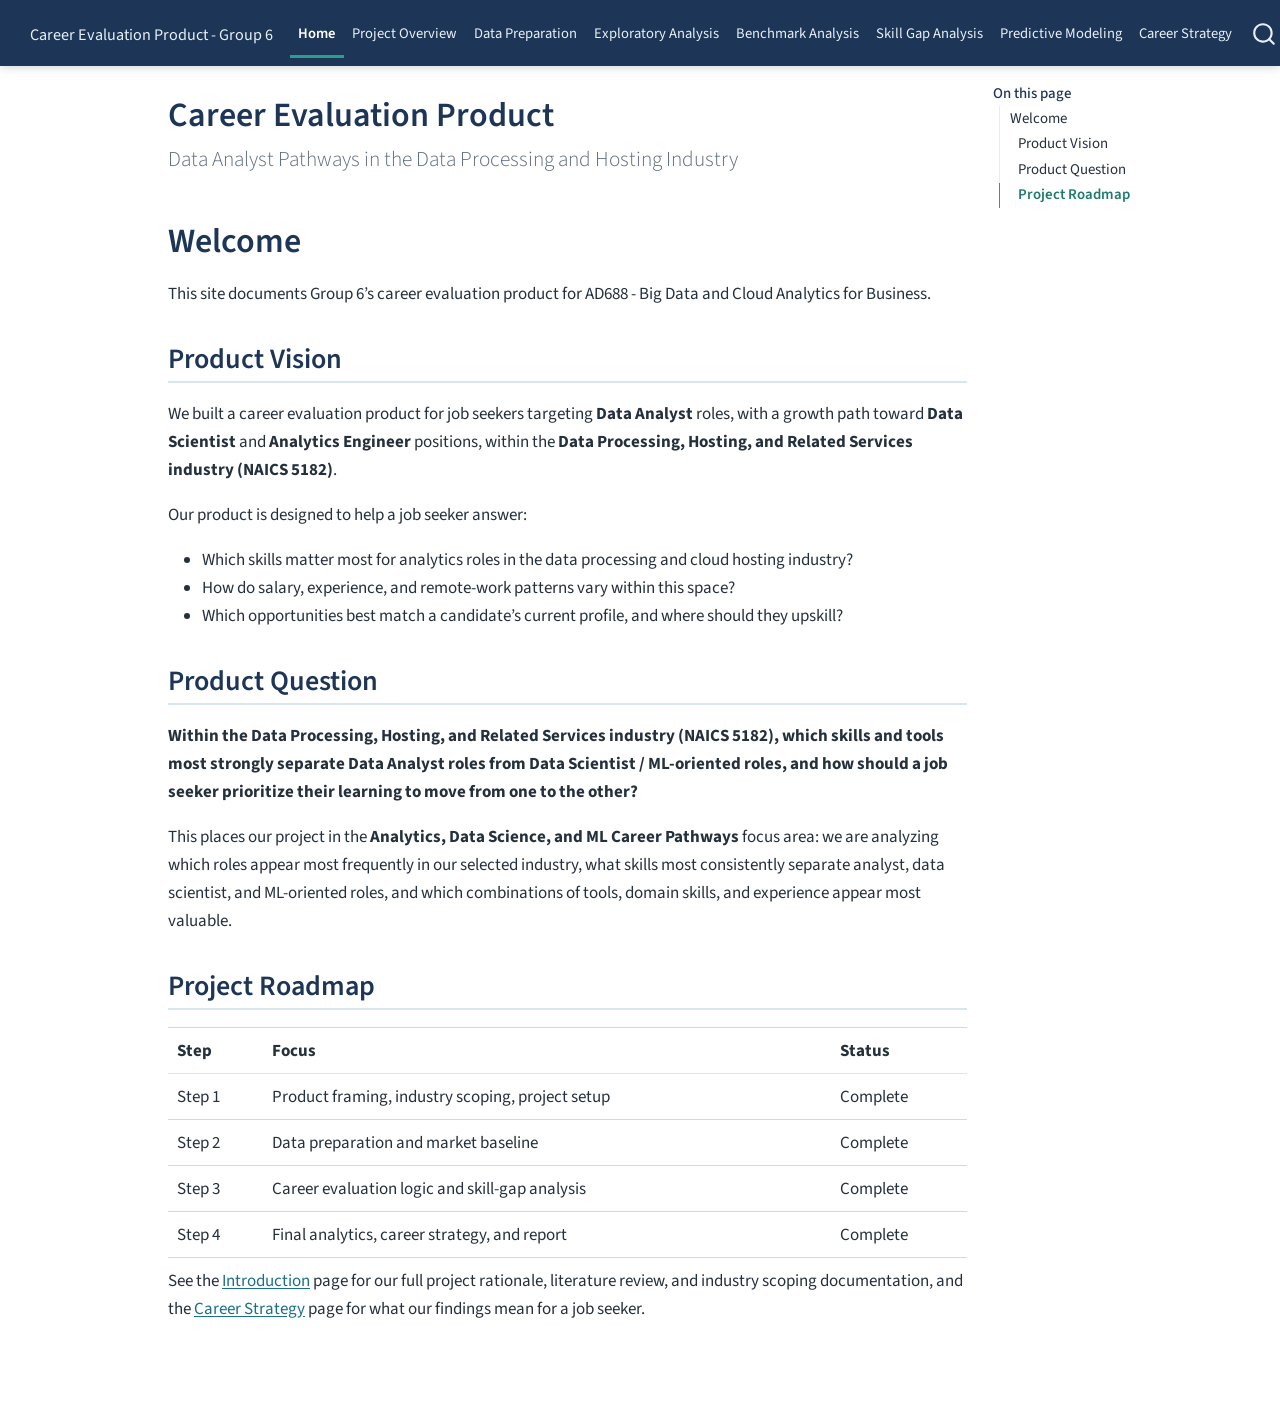
<file: index.html>
<!DOCTYPE html>
<html xmlns="http://www.w3.org/1999/xhtml" lang="en" xml:lang="en"><head>

<meta charset="utf-8">
<meta name="generator" content="quarto-1.10.19">

<meta name="viewport" content="width=device-width, initial-scale=1.0, user-scalable=yes">


<title>Career Evaluation Product – Career Evaluation Product - Group 6</title>
<style>
/* Default styles provided by pandoc.
** See https://pandoc.org/MANUAL.html#variables-for-html for config info.
*/
span.smallcaps{font-variant: small-caps;}
div.columns{display: flex; gap: 1.5em;}
div.column{flex: auto;}
@media screen {
div.columns{gap: min(4vw, 1.5em);}
div.column{overflow-x: auto;}
}
div.hanging-indent{margin-left: 1.5em; text-indent: -1.5em;}
ul.task-list{list-style: none;}
ul.task-list li input[type="checkbox"] {
  width: 0.8em;
  margin: 0 0.8em 0.2em -1em; /* quarto-specific, see https://github.com/quarto-dev/quarto-cli/issues/4556 */ 
  vertical-align: middle;
}
</style>


<script src="site_libs/quarto-nav/quarto-nav.js"></script>
<script src="site_libs/quarto-nav/headroom.min.js"></script>
<script src="site_libs/clipboard/clipboard.min.js"></script>
<script src="site_libs/quarto-search/autocomplete.umd.js"></script>
<script src="site_libs/quarto-search/fuse.min.js"></script>
<script src="site_libs/quarto-search/quarto-search.js"></script>
<meta name="quarto:offset" content="./">
<script src="site_libs/quarto-html/quarto.js" type="module"></script>
<script src="site_libs/quarto-html/tabsets/tabsets.js" type="module"></script>
<script src="site_libs/quarto-html/popper.min.js"></script>
<script src="site_libs/quarto-html/tippy.umd.min.js"></script>
<script src="site_libs/quarto-html/anchor.min.js"></script>
<link href="site_libs/quarto-html/tippy.css" rel="stylesheet">
<link href="site_libs/quarto-html/quarto-syntax-highlighting-bf27225e3a48a9273f3daa8f8e829971.css" rel="stylesheet" id="quarto-text-highlighting-styles">
<script src="site_libs/bootstrap/bootstrap.min.js"></script>
<link href="site_libs/bootstrap/bootstrap-icons.css" rel="stylesheet">
<link href="site_libs/bootstrap/bootstrap-55617497126496852ff9f5a59253c640.min.css" rel="stylesheet" append-hash="true" id="quarto-bootstrap" data-mode="light">
<script id="quarto-search-options" type="application/json">{
  "location": "navbar",
  "copy-button": false,
  "collapse-after": 3,
  "panel-placement": "end",
  "type": "overlay",
  "limit": 50,
  "keyboard-shortcut": [
    "f",
    "/",
    "s"
  ],
  "show-item-context": false,
  "language": {
    "search-no-results-text": "No results",
    "search-matching-documents-text": "matching documents",
    "search-copy-link-title": "Copy link to search",
    "search-hide-matches-text": "Hide additional matches",
    "search-more-match-text": "more match in this document",
    "search-more-matches-text": "more matches in this document",
    "search-clear-button-title": "Clear",
    "search-text-placeholder": "",
    "search-detached-cancel-button-title": "Cancel",
    "search-submit-button-title": "Submit",
    "search-label": "Search"
  }
}</script>


<link rel="stylesheet" href="styles.css">
</head>

<body class="nav-fixed quarto-light">

<div id="quarto-search-results"></div>
  <header id="quarto-header" class="headroom fixed-top">
    <nav class="navbar navbar-expand-lg " data-bs-theme="dark">
      <div class="navbar-container container-fluid">
      <div class="navbar-brand-container mx-auto">
    <a class="navbar-brand" href="./index.html">
    <span class="navbar-title">Career Evaluation Product - Group 6</span>
    </a>
  </div>
            <div id="quarto-search" class="" title="Search"></div>
          <button class="navbar-toggler" type="button" data-bs-toggle="collapse" data-bs-target="#navbarCollapse" aria-controls="navbarCollapse" role="menu" aria-expanded="false" aria-label="Toggle navigation" onclick="if (window.quartoToggleHeadroom) { window.quartoToggleHeadroom(); }">
  <span class="navbar-toggler-icon"></span>
</button>
          <div class="collapse navbar-collapse" id="navbarCollapse">
            <ul class="navbar-nav navbar-nav-scroll me-auto">
  <li class="nav-item">
    <a class="nav-link active" href="./index.html" aria-current="page"> 
<span class="menu-text">Home</span></a>
  </li>  
  <li class="nav-item">
    <a class="nav-link" href="./introduction.html"> 
<span class="menu-text">Project Overview</span></a>
  </li>  
  <li class="nav-item">
    <a class="nav-link" href="./data_preparation.html"> 
<span class="menu-text">Data Preparation</span></a>
  </li>  
  <li class="nav-item">
    <a class="nav-link" href="./eda.html"> 
<span class="menu-text">Exploratory Analysis</span></a>
  </li>  
  <li class="nav-item">
    <a class="nav-link" href="./benchmark_analysis.html"> 
<span class="menu-text">Benchmark Analysis</span></a>
  </li>  
  <li class="nav-item">
    <a class="nav-link" href="./skill_gap_analysis.html"> 
<span class="menu-text">Skill Gap Analysis</span></a>
  </li>  
  <li class="nav-item">
    <a class="nav-link" href="./predictive_modeling.html"> 
<span class="menu-text">Predictive Modeling</span></a>
  </li>  
  <li class="nav-item">
    <a class="nav-link" href="./career_plan.html"> 
<span class="menu-text">Career Strategy</span></a>
  </li>  
</ul>
          </div> <!-- /navcollapse -->
            <div class="quarto-navbar-tools">
</div>
      </div> <!-- /container-fluid -->
    </nav>
</header>
<!-- content -->
<div id="quarto-content" class="quarto-container page-columns page-rows-contents page-layout-article page-navbar">
<!-- sidebar -->
<!-- margin-sidebar -->
    <div id="quarto-margin-sidebar" class="sidebar margin-sidebar">
        <nav id="TOC" role="doc-toc" class="toc-active">
    <h2 id="toc-title">On this page</h2>
   
  <ul>
  <li><a href="#welcome" id="toc-welcome" class="nav-link active" data-scroll-target="#welcome">Welcome</a>
  <ul class="collapse">
  <li><a href="#product-vision" id="toc-product-vision" class="nav-link" data-scroll-target="#product-vision">Product Vision</a></li>
  <li><a href="#product-question" id="toc-product-question" class="nav-link" data-scroll-target="#product-question">Product Question</a></li>
  <li><a href="#project-roadmap" id="toc-project-roadmap" class="nav-link" data-scroll-target="#project-roadmap">Project Roadmap</a></li>
  </ul></li>
  </ul>
</nav>
    </div>
<!-- main -->
<main class="content" id="quarto-document-content">

<header id="title-block-header" class="quarto-title-block default">
<div class="quarto-title">
<h1 class="title">Career Evaluation Product</h1>
<p class="subtitle lead">Data Analyst Pathways in the Data Processing and Hosting Industry</p>
</div>



<div class="quarto-title-meta">

    
  
    
  </div>
  


</header>


<section id="welcome" class="level1">
<h1>Welcome</h1>
<p>This site documents Group 6’s career evaluation product for AD688 - Big Data and Cloud Analytics for Business.</p>
<section id="product-vision" class="level2">
<h2 class="anchored" data-anchor-id="product-vision">Product Vision</h2>
<p>We built a career evaluation product for job seekers targeting <strong>Data Analyst</strong> roles, with a growth path toward <strong>Data Scientist</strong> and <strong>Analytics Engineer</strong> positions, within the <strong>Data Processing, Hosting, and Related Services industry (NAICS 5182)</strong>.</p>
<p>Our product is designed to help a job seeker answer:</p>
<ul>
<li>Which skills matter most for analytics roles in the data processing and cloud hosting industry?</li>
<li>How do salary, experience, and remote-work patterns vary within this space?</li>
<li>Which opportunities best match a candidate’s current profile, and where should they upskill?</li>
</ul>
</section>
<section id="product-question" class="level2">
<h2 class="anchored" data-anchor-id="product-question">Product Question</h2>
<p><strong>Within the Data Processing, Hosting, and Related Services industry (NAICS 5182), which skills and tools most strongly separate Data Analyst roles from Data Scientist / ML-oriented roles, and how should a job seeker prioritize their learning to move from one to the other?</strong></p>
<p>This places our project in the <strong>Analytics, Data Science, and ML Career Pathways</strong> focus area: we are analyzing which roles appear most frequently in our selected industry, what skills most consistently separate analyst, data scientist, and ML-oriented roles, and which combinations of tools, domain skills, and experience appear most valuable.</p>
</section>
<section id="project-roadmap" class="level2">
<h2 class="anchored" data-anchor-id="project-roadmap">Project Roadmap</h2>
<table class="caption-top table">
<thead>
<tr class="header">
<th>Step</th>
<th>Focus</th>
<th>Status</th>
</tr>
</thead>
<tbody>
<tr class="odd">
<td>Step 1</td>
<td>Product framing, industry scoping, project setup</td>
<td>Complete</td>
</tr>
<tr class="even">
<td>Step 2</td>
<td>Data preparation and market baseline</td>
<td>Complete</td>
</tr>
<tr class="odd">
<td>Step 3</td>
<td>Career evaluation logic and skill-gap analysis</td>
<td>Complete</td>
</tr>
<tr class="even">
<td>Step 4</td>
<td>Final analytics, career strategy, and report</td>
<td>Complete</td>
</tr>
</tbody>
</table>
<p>See the <a href="./introduction.html">Introduction</a> page for our full project rationale, literature review, and industry scoping documentation, and the <a href="./career_plan.html">Career Strategy</a> page for what our findings mean for a job seeker.</p>


</section>
</section>

</main> <!-- /main -->
<script id="quarto-html-after-body" type="application/javascript">
  window.document.addEventListener("DOMContentLoaded", function (event) {
    const icon = "";
    const anchorJS = new window.AnchorJS();
    anchorJS.options = {
      placement: 'right',
      icon: icon
    };
    anchorJS.add('.anchored');
    const isCodeAnnotation = (el) => {
      for (const clz of el.classList) {
        if (clz.startsWith('code-annotation-')) {                     
          return true;
        }
      }
      return false;
    }
    const onCopySuccess = function(e) {
      // button target
      const button = e.trigger;
      // don't keep focus
      button.blur();
      // flash "checked"
      button.classList.add('code-copy-button-checked');
      var currentTitle = button.getAttribute("title");
      button.setAttribute("title", "Copied!");
      let tooltip;
      if (window.bootstrap) {
        button.setAttribute("data-bs-toggle", "tooltip");
        button.setAttribute("data-bs-placement", "left");
        button.setAttribute("data-bs-title", "Copied!");
        tooltip = new bootstrap.Tooltip(button, 
          { trigger: "manual", 
            customClass: "code-copy-button-tooltip",
            offset: [0, -8]});
        tooltip.show();    
      }
      setTimeout(function() {
        if (tooltip) {
          tooltip.hide();
          button.removeAttribute("data-bs-title");
          button.removeAttribute("data-bs-toggle");
          button.removeAttribute("data-bs-placement");
        }
        button.setAttribute("title", currentTitle);
        button.classList.remove('code-copy-button-checked');
      }, 1000);
      // clear code selection
      e.clearSelection();
    }
    const getTextToCopy = function(trigger) {
      const outerScaffold = trigger.parentElement.cloneNode(true);
      const codeEl = outerScaffold.querySelector('code');
      for (const childEl of codeEl.children) {
        if (isCodeAnnotation(childEl)) {
          childEl.remove();
        }
      }
      return codeEl.innerText;
    }
    const clipboard = new window.ClipboardJS('.code-copy-button:not([data-in-quarto-modal])', {
      text: getTextToCopy
    });
    clipboard.on('success', onCopySuccess);
    if (window.document.getElementById('quarto-embedded-source-code-modal')) {
      const clipboardModal = new window.ClipboardJS('.code-copy-button[data-in-quarto-modal]', {
        text: getTextToCopy,
        container: window.document.getElementById('quarto-embedded-source-code-modal')
      });
      clipboardModal.on('success', onCopySuccess);
    }
      var localhostRegex = new RegExp(/^(?:http|https):\/\/localhost\:?[0-9]*\//);
      var mailtoRegex = new RegExp(/^mailto:/);
        var filterRegex = new RegExp("https:\/\/mpp66-ctrl\.github\.io\/ad688-industry-career-product-group6\/");
      var isInternal = (href) => {
          return filterRegex.test(href) || localhostRegex.test(href) || mailtoRegex.test(href);
      }
      // Inspect non-navigation links and adorn them if external
     var links = window.document.querySelectorAll('a[href]:not(.nav-link):not(.navbar-brand):not(.toc-action):not(.sidebar-link):not(.sidebar-item-toggle):not(.pagination-link):not(.no-external):not([aria-hidden]):not(.dropdown-item):not(.quarto-navigation-tool):not(.about-link)');
      for (var i=0; i<links.length; i++) {
        const link = links[i];
        if (!isInternal(link.href)) {
          // undo the damage that might have been done by quarto-nav.js in the case of
          // links that we want to consider external
          if (link.dataset.originalHref !== undefined) {
            link.href = link.dataset.originalHref;
          }
        }
      }
    function tippyHover(el, contentFn, onTriggerFn, onUntriggerFn) {
      const config = {
        allowHTML: true,
        maxWidth: 500,
        delay: 100,
        arrow: false,
        appendTo: function(el) {
            return el.parentElement;
        },
        interactive: true,
        interactiveBorder: 10,
        theme: 'quarto',
        placement: 'bottom-start',
      };
      if (contentFn) {
        config.content = contentFn;
      }
      if (onTriggerFn) {
        config.onTrigger = onTriggerFn;
      }
      if (onUntriggerFn) {
        config.onUntrigger = onUntriggerFn;
      }
      window.tippy(el, config); 
    }
    const noterefs = window.document.querySelectorAll('a[role="doc-noteref"]');
    for (var i=0; i<noterefs.length; i++) {
      const ref = noterefs[i];
      tippyHover(ref, function() {
        // use id or data attribute instead here
        let href = ref.getAttribute('data-footnote-href') || ref.getAttribute('href');
        try { href = new URL(href).hash; } catch {}
        const id = href.replace(/^#\/?/, "");
        const note = window.document.getElementById(id);
        if (note) {
          return note.innerHTML;
        } else {
          return "";
        }
      });
    }
    const xrefs = window.document.querySelectorAll('a.quarto-xref');
    const processXRef = (id, note) => {
      // Strip column container classes
      const stripColumnClz = (el) => {
        el.classList.remove("page-full", "page-columns");
        if (el.children) {
          for (const child of el.children) {
            stripColumnClz(child);
          }
        }
      }
      stripColumnClz(note)
      if (id === null || id.startsWith('sec-')) {
        // Special case sections, only their first couple elements
        const container = document.createElement("div");
        if (note.children && note.children.length > 2) {
          container.appendChild(note.children[0].cloneNode(true));
          for (let i = 1; i < note.children.length; i++) {
            const child = note.children[i];
            if (child.tagName === "P" && child.innerText === "") {
              continue;
            } else {
              container.appendChild(child.cloneNode(true));
              break;
            }
          }
          if (window.Quarto?.typesetMath) {
            window.Quarto.typesetMath(container);
          }
          return container.innerHTML
        } else {
          if (window.Quarto?.typesetMath) {
            window.Quarto.typesetMath(note);
          }
          return note.innerHTML;
        }
      } else {
        // Remove any anchor links if they are present
        const anchorLink = note.querySelector('a.anchorjs-link');
        if (anchorLink) {
          anchorLink.remove();
        }
        if (window.Quarto?.typesetMath) {
          window.Quarto.typesetMath(note);
        }
        if (note.classList.contains("callout")) {
          return note.outerHTML;
        } else {
          return note.innerHTML;
        }
      }
    }
    for (var i=0; i<xrefs.length; i++) {
      const xref = xrefs[i];
      tippyHover(xref, undefined, function(instance) {
        instance.disable();
        let url = xref.getAttribute('href');
        let hash = undefined; 
        if (url.startsWith('#')) {
          hash = url;
        } else {
          try { hash = new URL(url).hash; } catch {}
        }
        if (hash) {
          const id = hash.replace(/^#\/?/, "");
          const note = window.document.getElementById(id);
          if (note !== null) {
            try {
              const html = processXRef(id, note.cloneNode(true));
              instance.setContent(html);
            } finally {
              instance.enable();
              instance.show();
            }
          } else {
            // See if we can fetch this
            fetch(url.split('#')[0])
            .then(res => res.text())
            .then(html => {
              const parser = new DOMParser();
              const htmlDoc = parser.parseFromString(html, "text/html");
              const note = htmlDoc.getElementById(id);
              if (note !== null) {
                const html = processXRef(id, note);
                instance.setContent(html);
              } 
            }).finally(() => {
              instance.enable();
              instance.show();
            });
          }
        } else {
          // See if we can fetch a full url (with no hash to target)
          // This is a special case and we should probably do some content thinning / targeting
          fetch(url)
          .then(res => res.text())
          .then(html => {
            const parser = new DOMParser();
            const htmlDoc = parser.parseFromString(html, "text/html");
            const note = htmlDoc.querySelector('main.content');
            if (note !== null) {
              // This should only happen for chapter cross references
              // (since there is no id in the URL)
              // remove the first header
              if (note.children.length > 0 && note.children[0].tagName === "HEADER") {
                note.children[0].remove();
              }
              const html = processXRef(null, note);
              instance.setContent(html);
            } 
          }).finally(() => {
            instance.enable();
            instance.show();
          });
        }
      }, function(instance) {
      });
    }
        let selectedAnnoteEl;
        const selectorForAnnotation = ( cell, annotation) => {
          let cellAttr = 'data-code-cell="' + cell + '"';
          let lineAttr = 'data-code-annotation="' +  annotation + '"';
          const selector = 'span[' + cellAttr + '][' + lineAttr + ']';
          return selector;
        }
        const selectCodeLines = (annoteEl) => {
          const doc = window.document;
          const targetCell = annoteEl.getAttribute("data-target-cell");
          const targetAnnotation = annoteEl.getAttribute("data-target-annotation");
          const annoteSpan = window.document.querySelector(selectorForAnnotation(targetCell, targetAnnotation));
          const lines = annoteSpan.getAttribute("data-code-lines").split(",");
          const lineIds = lines.map((line) => {
            return targetCell + "-" + line;
          })
          let top = null;
          let height = null;
          let parent = null;
          if (lineIds.length > 0) {
              //compute the position of the single el (top and bottom and make a div)
              const el = window.document.getElementById(lineIds[0]);
              top = el.offsetTop;
              height = el.offsetHeight;
              parent = el.parentElement.parentElement;
            if (lineIds.length > 1) {
              const lastEl = window.document.getElementById(lineIds[lineIds.length - 1]);
              const bottom = lastEl.offsetTop + lastEl.offsetHeight;
              height = bottom - top;
            }
            if (top !== null && height !== null && parent !== null) {
              // cook up a div (if necessary) and position it 
              let div = window.document.getElementById("code-annotation-line-highlight");
              if (div === null) {
                div = window.document.createElement("div");
                div.setAttribute("id", "code-annotation-line-highlight");
                div.style.position = 'absolute';
                parent.appendChild(div);
              }
              div.style.top = top - 2 + "px";
              div.style.height = height + 4 + "px";
              div.style.left = 0;
              let gutterDiv = window.document.getElementById("code-annotation-line-highlight-gutter");
              if (gutterDiv === null) {
                gutterDiv = window.document.createElement("div");
                gutterDiv.setAttribute("id", "code-annotation-line-highlight-gutter");
                gutterDiv.style.position = 'absolute';
                const codeCell = window.document.getElementById(targetCell);
                const gutter = codeCell.querySelector('.code-annotation-gutter');
                gutter.appendChild(gutterDiv);
              }
              gutterDiv.style.top = top - 2 + "px";
              gutterDiv.style.height = height + 4 + "px";
            }
            selectedAnnoteEl = annoteEl;
          }
        };
        const unselectCodeLines = () => {
          const elementsIds = ["code-annotation-line-highlight", "code-annotation-line-highlight-gutter"];
          elementsIds.forEach((elId) => {
            const div = window.document.getElementById(elId);
            if (div) {
              div.remove();
            }
          });
          selectedAnnoteEl = undefined;
        };
          // Handle positioning of the toggle
      window.addEventListener(
        "resize",
        throttle(() => {
          elRect = undefined;
          if (selectedAnnoteEl) {
            selectCodeLines(selectedAnnoteEl);
          }
        }, 10)
      );
      function throttle(fn, ms) {
      let throttle = false;
      let timer;
        return (...args) => {
          if(!throttle) { // first call gets through
              fn.apply(this, args);
              throttle = true;
          } else { // all the others get throttled
              if(timer) clearTimeout(timer); // cancel #2
              timer = setTimeout(() => {
                fn.apply(this, args);
                timer = throttle = false;
              }, ms);
          }
        };
      }
        // Attach click handler to the DT
        const annoteDls = window.document.querySelectorAll('dt[data-target-cell]');
        for (const annoteDlNode of annoteDls) {
          annoteDlNode.addEventListener('click', (event) => {
            const clickedEl = event.target;
            if (clickedEl !== selectedAnnoteEl) {
              unselectCodeLines();
              const activeEl = window.document.querySelector('dt[data-target-cell].code-annotation-active');
              if (activeEl) {
                activeEl.classList.remove('code-annotation-active');
              }
              selectCodeLines(clickedEl);
              clickedEl.classList.add('code-annotation-active');
            } else {
              // Unselect the line
              unselectCodeLines();
              clickedEl.classList.remove('code-annotation-active');
            }
          });
        }
    const findCites = (el) => {
      const parentEl = el.parentElement;
      if (parentEl) {
        const cites = parentEl.dataset.cites;
        if (cites) {
          return {
            el,
            cites: cites.split(' ')
          };
        } else {
          return findCites(el.parentElement)
        }
      } else {
        return undefined;
      }
    };
    var bibliorefs = window.document.querySelectorAll('a[role="doc-biblioref"]');
    for (var i=0; i<bibliorefs.length; i++) {
      const ref = bibliorefs[i];
      const citeInfo = findCites(ref);
      if (citeInfo) {
        tippyHover(citeInfo.el, function() {
          var popup = window.document.createElement('div');
          citeInfo.cites.forEach(function(cite) {
            var citeDiv = window.document.createElement('div');
            citeDiv.classList.add('hanging-indent');
            citeDiv.classList.add('csl-entry');
            var biblioDiv = window.document.getElementById('ref-' + cite);
            if (biblioDiv) {
              citeDiv.innerHTML = biblioDiv.innerHTML;
            }
            popup.appendChild(citeDiv);
          });
          return popup.innerHTML;
        });
      }
    }
  });
  </script>
</div> <!-- /content -->




</body></html>
</file>
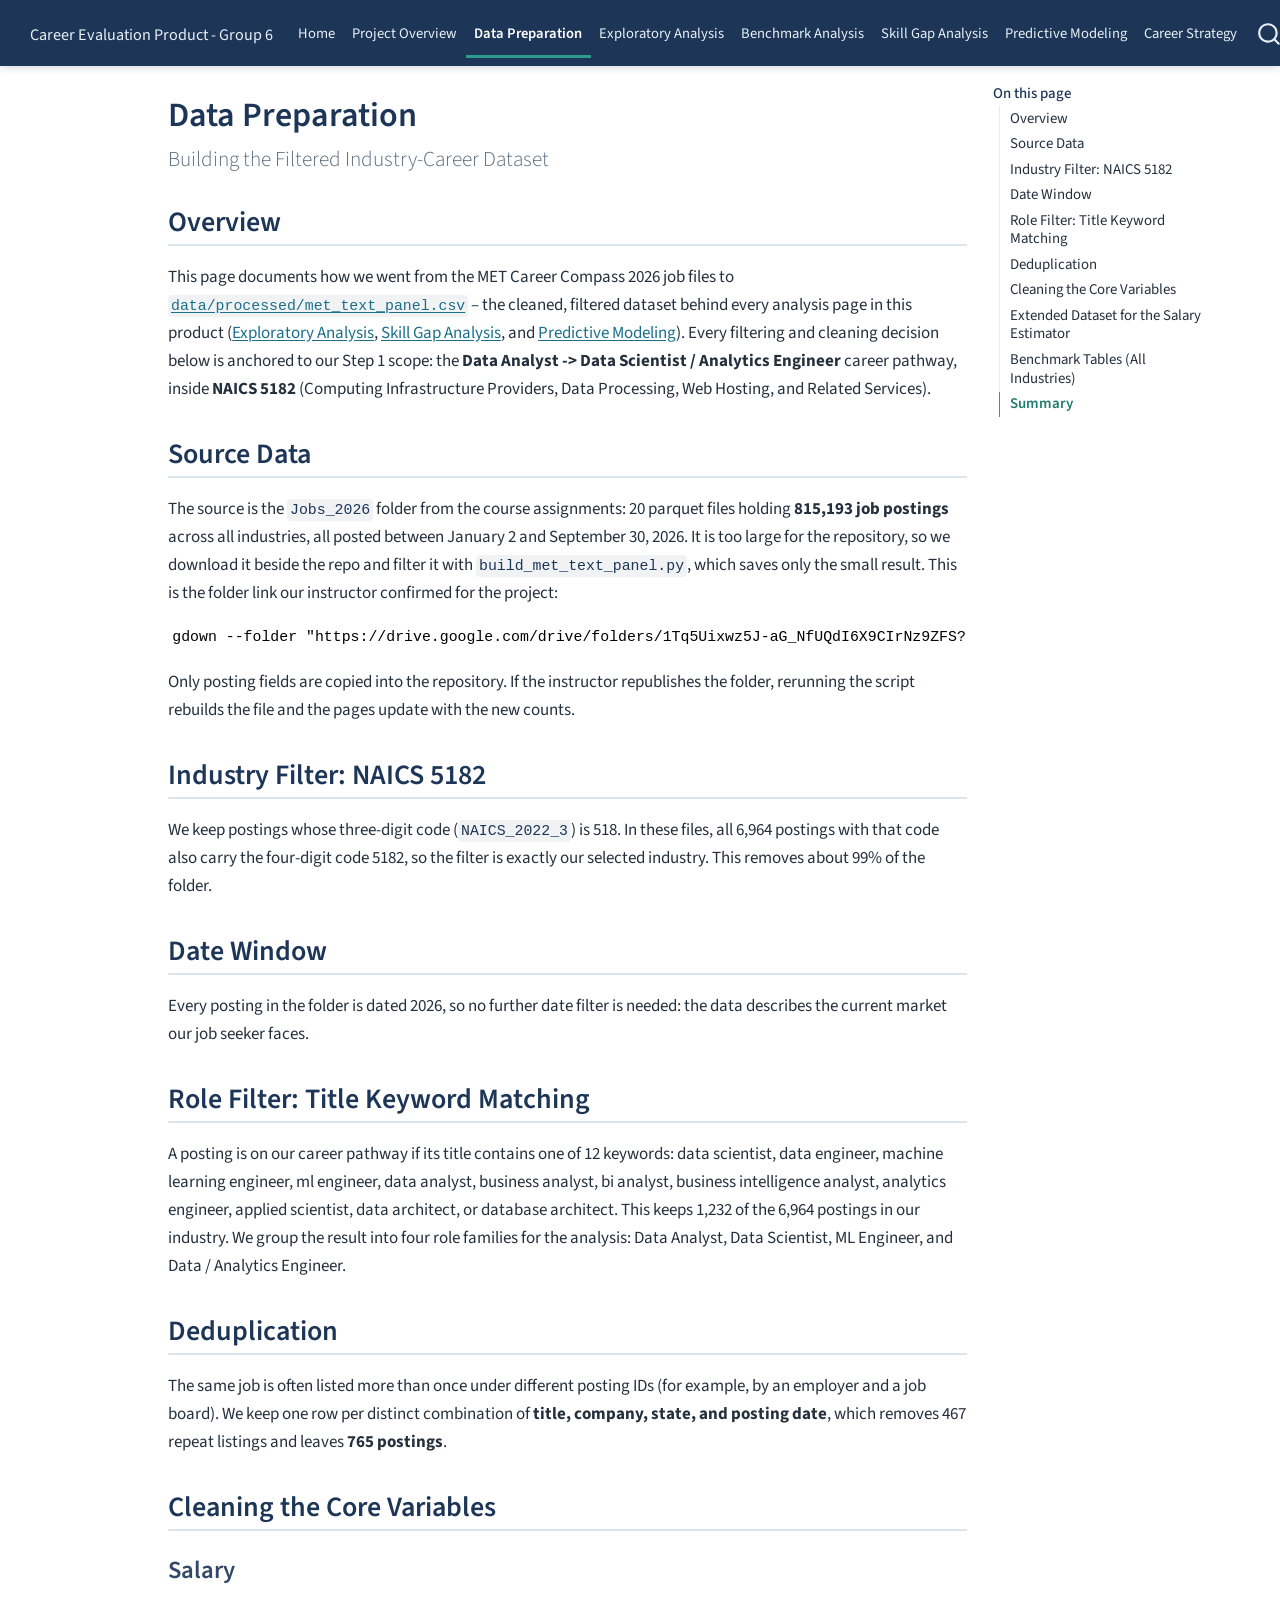
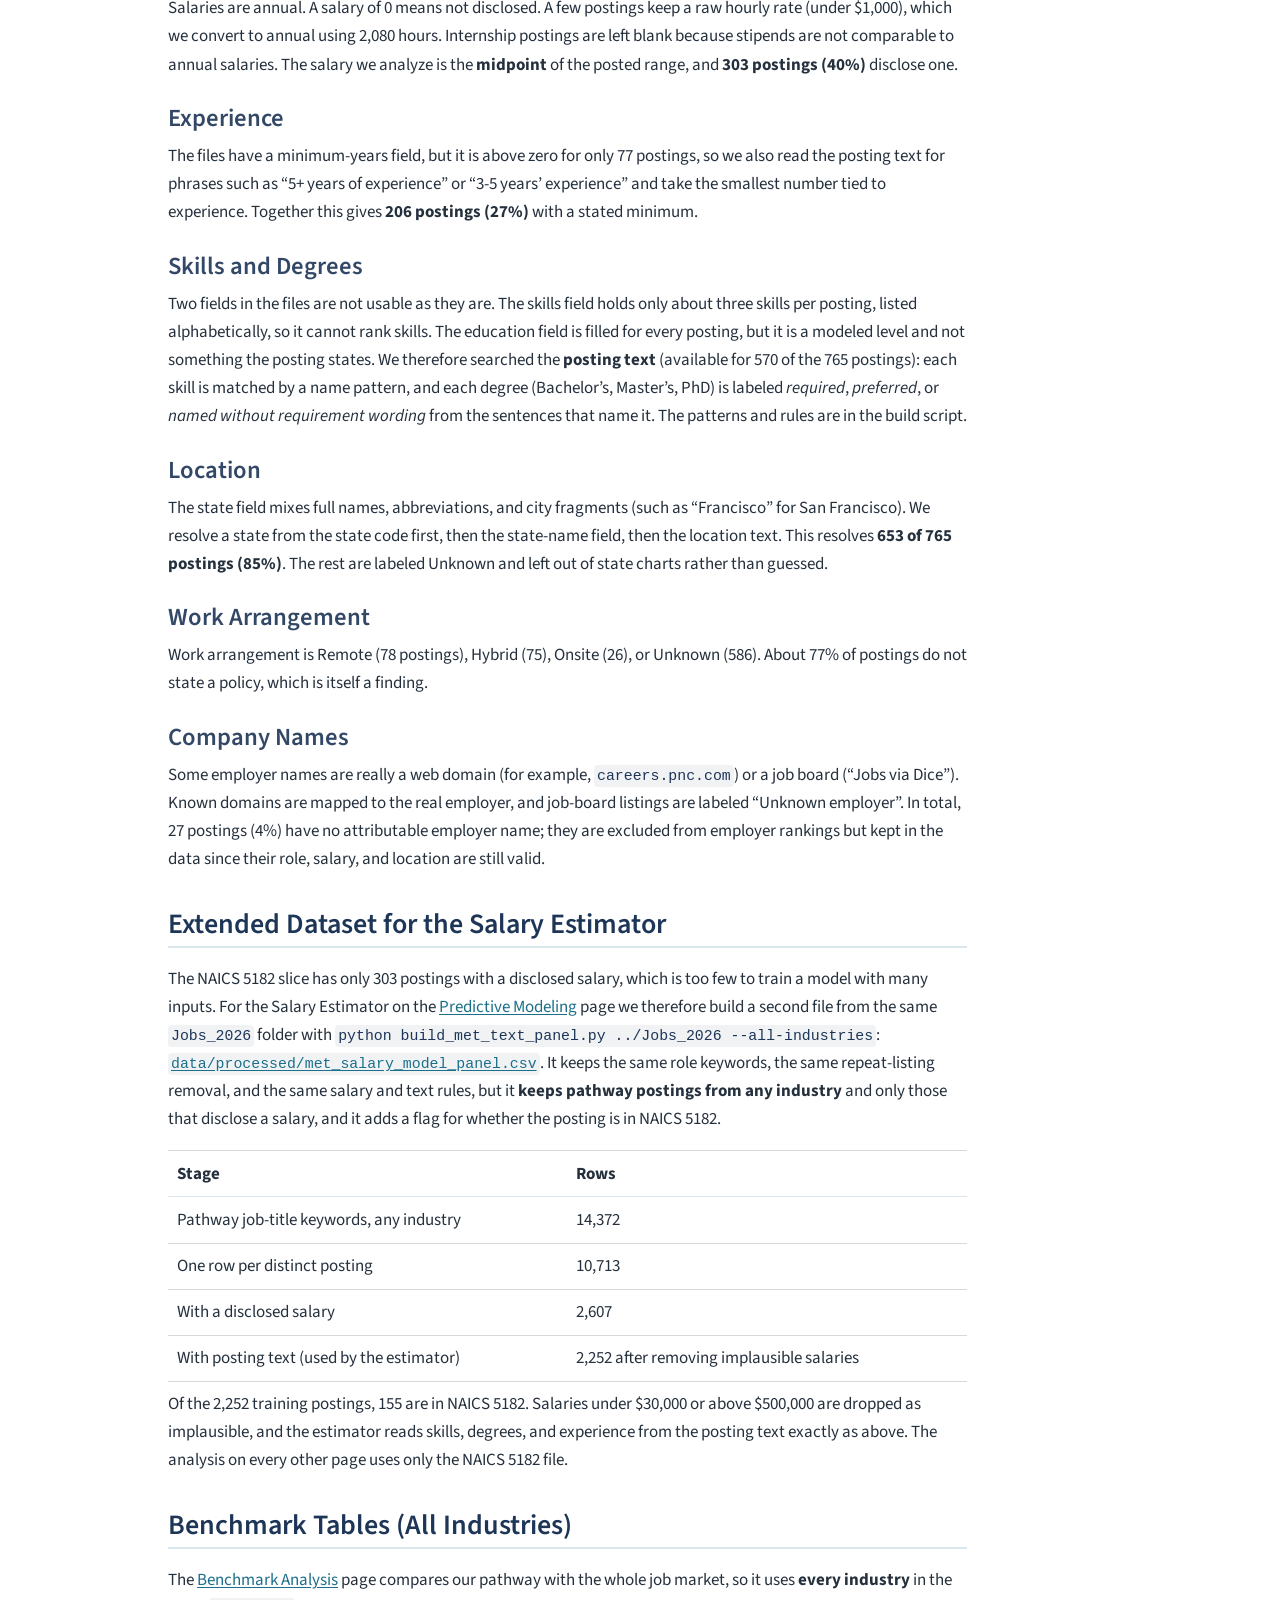
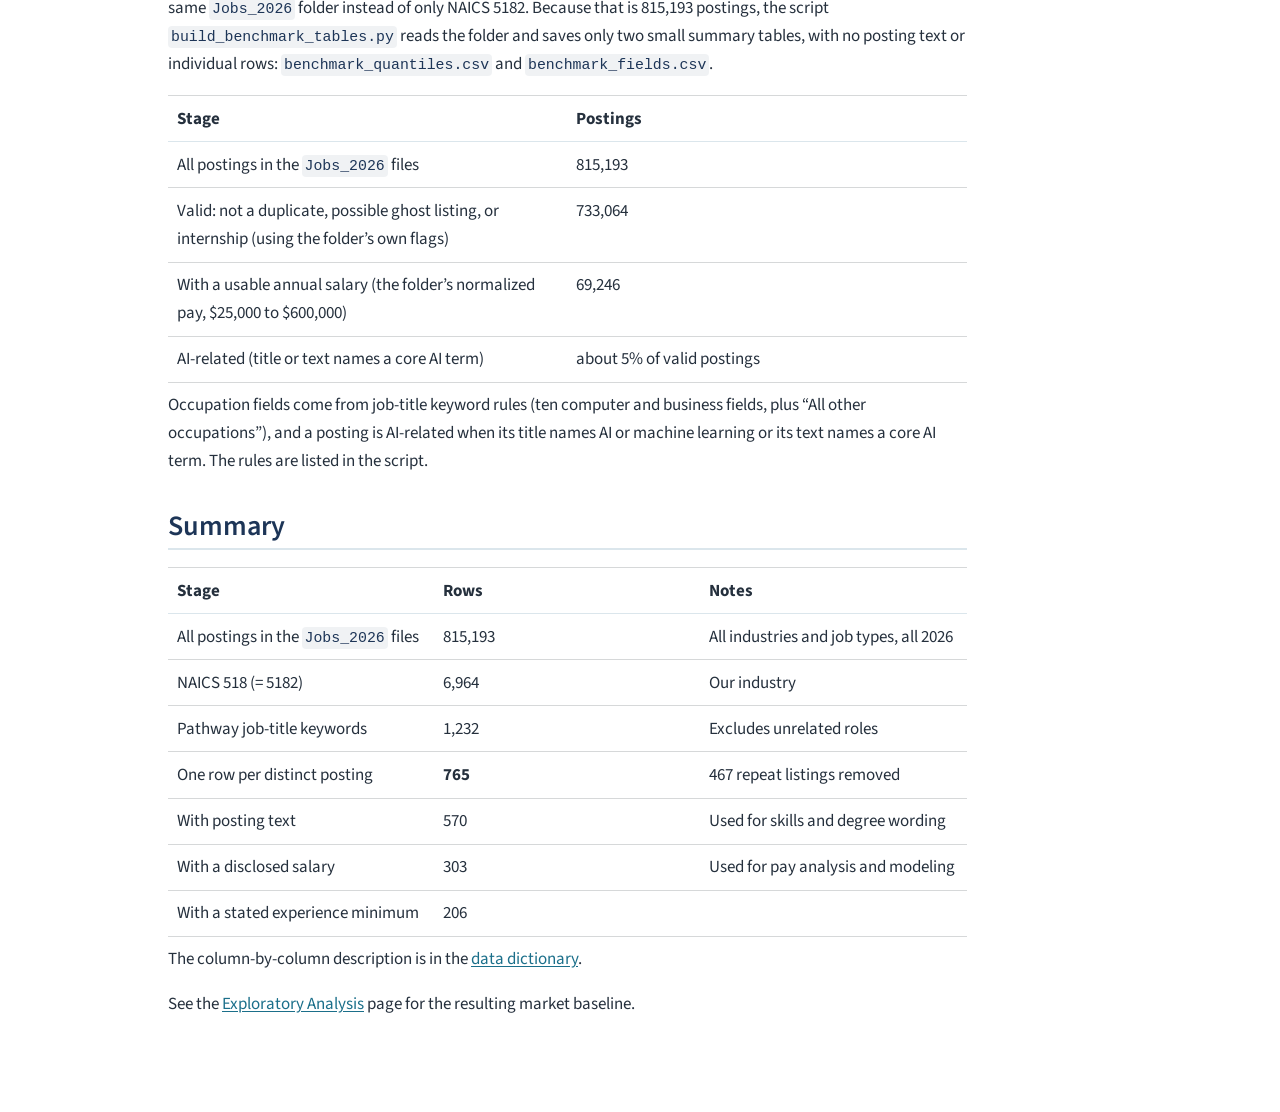
<file: data_preparation.html>
<!DOCTYPE html>
<html xmlns="http://www.w3.org/1999/xhtml" lang="en" xml:lang="en"><head>

<meta charset="utf-8">
<meta name="generator" content="quarto-1.10.19">

<meta name="viewport" content="width=device-width, initial-scale=1.0, user-scalable=yes">


<title>Data Preparation – Career Evaluation Product - Group 6</title>
<style>
/* Default styles provided by pandoc.
** See https://pandoc.org/MANUAL.html#variables-for-html for config info.
*/
span.smallcaps{font-variant: small-caps;}
div.columns{display: flex; gap: 1.5em;}
div.column{flex: auto;}
@media screen {
div.columns{gap: min(4vw, 1.5em);}
div.column{overflow-x: auto;}
}
div.hanging-indent{margin-left: 1.5em; text-indent: -1.5em;}
ul.task-list{list-style: none;}
ul.task-list li input[type="checkbox"] {
  width: 0.8em;
  margin: 0 0.8em 0.2em -1em; /* quarto-specific, see https://github.com/quarto-dev/quarto-cli/issues/4556 */ 
  vertical-align: middle;
}
</style>


<script src="site_libs/quarto-nav/quarto-nav.js"></script>
<script src="site_libs/quarto-nav/headroom.min.js"></script>
<script src="site_libs/clipboard/clipboard.min.js"></script>
<script src="site_libs/quarto-search/autocomplete.umd.js"></script>
<script src="site_libs/quarto-search/fuse.min.js"></script>
<script src="site_libs/quarto-search/quarto-search.js"></script>
<meta name="quarto:offset" content="./">
<script src="site_libs/quarto-html/quarto.js" type="module"></script>
<script src="site_libs/quarto-html/tabsets/tabsets.js" type="module"></script>
<script src="site_libs/quarto-html/popper.min.js"></script>
<script src="site_libs/quarto-html/tippy.umd.min.js"></script>
<script src="site_libs/quarto-html/anchor.min.js"></script>
<link href="site_libs/quarto-html/tippy.css" rel="stylesheet">
<link href="site_libs/quarto-html/quarto-syntax-highlighting-bf27225e3a48a9273f3daa8f8e829971.css" rel="stylesheet" id="quarto-text-highlighting-styles">
<script src="site_libs/bootstrap/bootstrap.min.js"></script>
<link href="site_libs/bootstrap/bootstrap-icons.css" rel="stylesheet">
<link href="site_libs/bootstrap/bootstrap-55617497126496852ff9f5a59253c640.min.css" rel="stylesheet" append-hash="true" id="quarto-bootstrap" data-mode="light">
<script id="quarto-search-options" type="application/json">{
  "location": "navbar",
  "copy-button": false,
  "collapse-after": 3,
  "panel-placement": "end",
  "type": "overlay",
  "limit": 50,
  "keyboard-shortcut": [
    "f",
    "/",
    "s"
  ],
  "show-item-context": false,
  "language": {
    "search-no-results-text": "No results",
    "search-matching-documents-text": "matching documents",
    "search-copy-link-title": "Copy link to search",
    "search-hide-matches-text": "Hide additional matches",
    "search-more-match-text": "more match in this document",
    "search-more-matches-text": "more matches in this document",
    "search-clear-button-title": "Clear",
    "search-text-placeholder": "",
    "search-detached-cancel-button-title": "Cancel",
    "search-submit-button-title": "Submit",
    "search-label": "Search"
  }
}</script>


<link rel="stylesheet" href="styles.css">
</head>

<body class="nav-fixed quarto-light">

<div id="quarto-search-results"></div>
  <header id="quarto-header" class="headroom fixed-top">
    <nav class="navbar navbar-expand-lg " data-bs-theme="dark">
      <div class="navbar-container container-fluid">
      <div class="navbar-brand-container mx-auto">
    <a class="navbar-brand" href="./index.html">
    <span class="navbar-title">Career Evaluation Product - Group 6</span>
    </a>
  </div>
            <div id="quarto-search" class="" title="Search"></div>
          <button class="navbar-toggler" type="button" data-bs-toggle="collapse" data-bs-target="#navbarCollapse" aria-controls="navbarCollapse" role="menu" aria-expanded="false" aria-label="Toggle navigation" onclick="if (window.quartoToggleHeadroom) { window.quartoToggleHeadroom(); }">
  <span class="navbar-toggler-icon"></span>
</button>
          <div class="collapse navbar-collapse" id="navbarCollapse">
            <ul class="navbar-nav navbar-nav-scroll me-auto">
  <li class="nav-item">
    <a class="nav-link" href="./index.html"> 
<span class="menu-text">Home</span></a>
  </li>  
  <li class="nav-item">
    <a class="nav-link" href="./introduction.html"> 
<span class="menu-text">Project Overview</span></a>
  </li>  
  <li class="nav-item">
    <a class="nav-link active" href="./data_preparation.html" aria-current="page"> 
<span class="menu-text">Data Preparation</span></a>
  </li>  
  <li class="nav-item">
    <a class="nav-link" href="./eda.html"> 
<span class="menu-text">Exploratory Analysis</span></a>
  </li>  
  <li class="nav-item">
    <a class="nav-link" href="./benchmark_analysis.html"> 
<span class="menu-text">Benchmark Analysis</span></a>
  </li>  
  <li class="nav-item">
    <a class="nav-link" href="./skill_gap_analysis.html"> 
<span class="menu-text">Skill Gap Analysis</span></a>
  </li>  
  <li class="nav-item">
    <a class="nav-link" href="./predictive_modeling.html"> 
<span class="menu-text">Predictive Modeling</span></a>
  </li>  
  <li class="nav-item">
    <a class="nav-link" href="./career_plan.html"> 
<span class="menu-text">Career Strategy</span></a>
  </li>  
</ul>
          </div> <!-- /navcollapse -->
            <div class="quarto-navbar-tools">
</div>
      </div> <!-- /container-fluid -->
    </nav>
</header>
<!-- content -->
<div id="quarto-content" class="quarto-container page-columns page-rows-contents page-layout-article page-navbar">
<!-- sidebar -->
<!-- margin-sidebar -->
    <div id="quarto-margin-sidebar" class="sidebar margin-sidebar">
        <nav id="TOC" role="doc-toc" class="toc-active">
    <h2 id="toc-title">On this page</h2>
   
  <ul>
  <li><a href="#overview" id="toc-overview" class="nav-link active" data-scroll-target="#overview">Overview</a></li>
  <li><a href="#source-data" id="toc-source-data" class="nav-link" data-scroll-target="#source-data">Source Data</a></li>
  <li><a href="#industry-filter-naics-5182" id="toc-industry-filter-naics-5182" class="nav-link" data-scroll-target="#industry-filter-naics-5182">Industry Filter: NAICS 5182</a></li>
  <li><a href="#date-window" id="toc-date-window" class="nav-link" data-scroll-target="#date-window">Date Window</a></li>
  <li><a href="#role-filter-title-keyword-matching" id="toc-role-filter-title-keyword-matching" class="nav-link" data-scroll-target="#role-filter-title-keyword-matching">Role Filter: Title Keyword Matching</a></li>
  <li><a href="#deduplication" id="toc-deduplication" class="nav-link" data-scroll-target="#deduplication">Deduplication</a></li>
  <li><a href="#cleaning-the-core-variables" id="toc-cleaning-the-core-variables" class="nav-link" data-scroll-target="#cleaning-the-core-variables">Cleaning the Core Variables</a>
  <ul class="collapse">
  <li><a href="#salary" id="toc-salary" class="nav-link" data-scroll-target="#salary">Salary</a></li>
  <li><a href="#experience" id="toc-experience" class="nav-link" data-scroll-target="#experience">Experience</a></li>
  <li><a href="#skills-and-degrees" id="toc-skills-and-degrees" class="nav-link" data-scroll-target="#skills-and-degrees">Skills and Degrees</a></li>
  <li><a href="#location" id="toc-location" class="nav-link" data-scroll-target="#location">Location</a></li>
  <li><a href="#work-arrangement" id="toc-work-arrangement" class="nav-link" data-scroll-target="#work-arrangement">Work Arrangement</a></li>
  <li><a href="#company-names" id="toc-company-names" class="nav-link" data-scroll-target="#company-names">Company Names</a></li>
  </ul></li>
  <li><a href="#extended-dataset-for-the-salary-estimator" id="toc-extended-dataset-for-the-salary-estimator" class="nav-link" data-scroll-target="#extended-dataset-for-the-salary-estimator">Extended Dataset for the Salary Estimator</a></li>
  <li><a href="#benchmark-tables-all-industries" id="toc-benchmark-tables-all-industries" class="nav-link" data-scroll-target="#benchmark-tables-all-industries">Benchmark Tables (All Industries)</a></li>
  <li><a href="#summary" id="toc-summary" class="nav-link" data-scroll-target="#summary">Summary</a></li>
  </ul>
</nav>
    </div>
<!-- main -->
<main class="content" id="quarto-document-content">

<header id="title-block-header" class="quarto-title-block default">
<div class="quarto-title">
<h1 class="title">Data Preparation</h1>
<p class="subtitle lead">Building the Filtered Industry-Career Dataset</p>
</div>



<div class="quarto-title-meta">

    
  
    
  </div>
  


</header>


<section id="overview" class="level2">
<h2 class="anchored" data-anchor-id="overview">Overview</h2>
<p>This page documents how we went from the MET Career Compass 2026 job files to <a href="data/processed/met_text_panel.csv"><code>data/processed/met_text_panel.csv</code></a> – the cleaned, filtered dataset behind every analysis page in this product (<a href="./eda.html">Exploratory Analysis</a>, <a href="./skill_gap_analysis.html">Skill Gap Analysis</a>, and <a href="./predictive_modeling.html">Predictive Modeling</a>). Every filtering and cleaning decision below is anchored to our Step 1 scope: the <strong>Data Analyst -&gt; Data Scientist / Analytics Engineer</strong> career pathway, inside <strong>NAICS 5182</strong> (Computing Infrastructure Providers, Data Processing, Web Hosting, and Related Services).</p>
</section>
<section id="source-data" class="level2">
<h2 class="anchored" data-anchor-id="source-data">Source Data</h2>
<p>The source is the <code>Jobs_2026</code> folder from the course assignments: 20 parquet files holding <strong>815,193 job postings</strong> across all industries, all posted between January 2 and September 30, 2026. It is too large for the repository, so we download it beside the repo and filter it with <code>build_met_text_panel.py</code>, which saves only the small result. This is the folder link our instructor confirmed for the project:</p>
<pre><code>gdown --folder "https://drive.google.com/drive/folders/1Tq5Uixwz5J-aG_NfUQdI6X9CIrNz9ZFS?usp=sharing" -O ../Jobs_2026</code></pre>
<p>Only posting fields are copied into the repository. If the instructor republishes the folder, rerunning the script rebuilds the file and the pages update with the new counts.</p>
</section>
<section id="industry-filter-naics-5182" class="level2">
<h2 class="anchored" data-anchor-id="industry-filter-naics-5182">Industry Filter: NAICS 5182</h2>
<p>We keep postings whose three-digit code (<code>NAICS_2022_3</code>) is 518. In these files, all 6,964 postings with that code also carry the four-digit code 5182, so the filter is exactly our selected industry. This removes about 99% of the folder.</p>
</section>
<section id="date-window" class="level2">
<h2 class="anchored" data-anchor-id="date-window">Date Window</h2>
<p>Every posting in the folder is dated 2026, so no further date filter is needed: the data describes the current market our job seeker faces.</p>
</section>
<section id="role-filter-title-keyword-matching" class="level2">
<h2 class="anchored" data-anchor-id="role-filter-title-keyword-matching">Role Filter: Title Keyword Matching</h2>
<p>A posting is on our career pathway if its title contains one of 12 keywords: data scientist, data engineer, machine learning engineer, ml engineer, data analyst, business analyst, bi analyst, business intelligence analyst, analytics engineer, applied scientist, data architect, or database architect. This keeps 1,232 of the 6,964 postings in our industry. We group the result into four role families for the analysis: Data Analyst, Data Scientist, ML Engineer, and Data / Analytics Engineer.</p>
</section>
<section id="deduplication" class="level2">
<h2 class="anchored" data-anchor-id="deduplication">Deduplication</h2>
<p>The same job is often listed more than once under different posting IDs (for example, by an employer and a job board). We keep one row per distinct combination of <strong>title, company, state, and posting date</strong>, which removes 467 repeat listings and leaves <strong>765 postings</strong>.</p>
</section>
<section id="cleaning-the-core-variables" class="level2">
<h2 class="anchored" data-anchor-id="cleaning-the-core-variables">Cleaning the Core Variables</h2>
<section id="salary" class="level3">
<h3 class="anchored" data-anchor-id="salary">Salary</h3>
<p>Salaries are annual. A salary of 0 means not disclosed. A few postings keep a raw hourly rate (under $1,000), which we convert to annual using 2,080 hours. Internship postings are left blank because stipends are not comparable to annual salaries. The salary we analyze is the <strong>midpoint</strong> of the posted range, and <strong>303 postings (40%)</strong> disclose one.</p>
</section>
<section id="experience" class="level3">
<h3 class="anchored" data-anchor-id="experience">Experience</h3>
<p>The files have a minimum-years field, but it is above zero for only 77 postings, so we also read the posting text for phrases such as “5+ years of experience” or “3-5 years’ experience” and take the smallest number tied to experience. Together this gives <strong>206 postings (27%)</strong> with a stated minimum.</p>
</section>
<section id="skills-and-degrees" class="level3">
<h3 class="anchored" data-anchor-id="skills-and-degrees">Skills and Degrees</h3>
<p>Two fields in the files are not usable as they are. The skills field holds only about three skills per posting, listed alphabetically, so it cannot rank skills. The education field is filled for every posting, but it is a modeled level and not something the posting states. We therefore searched the <strong>posting text</strong> (available for 570 of the 765 postings): each skill is matched by a name pattern, and each degree (Bachelor’s, Master’s, PhD) is labeled <em>required</em>, <em>preferred</em>, or <em>named without requirement wording</em> from the sentences that name it. The patterns and rules are in the build script.</p>
</section>
<section id="location" class="level3">
<h3 class="anchored" data-anchor-id="location">Location</h3>
<p>The state field mixes full names, abbreviations, and city fragments (such as “Francisco” for San Francisco). We resolve a state from the state code first, then the state-name field, then the location text. This resolves <strong>653 of 765 postings (85%)</strong>. The rest are labeled Unknown and left out of state charts rather than guessed.</p>
</section>
<section id="work-arrangement" class="level3">
<h3 class="anchored" data-anchor-id="work-arrangement">Work Arrangement</h3>
<p>Work arrangement is Remote (78 postings), Hybrid (75), Onsite (26), or Unknown (586). About 77% of postings do not state a policy, which is itself a finding.</p>
</section>
<section id="company-names" class="level3">
<h3 class="anchored" data-anchor-id="company-names">Company Names</h3>
<p>Some employer names are really a web domain (for example, <code>careers.pnc.com</code>) or a job board (“Jobs via Dice”). Known domains are mapped to the real employer, and job-board listings are labeled “Unknown employer”. In total, 27 postings (4%) have no attributable employer name; they are excluded from employer rankings but kept in the data since their role, salary, and location are still valid.</p>
</section>
</section>
<section id="extended-dataset-for-the-salary-estimator" class="level2">
<h2 class="anchored" data-anchor-id="extended-dataset-for-the-salary-estimator">Extended Dataset for the Salary Estimator</h2>
<p>The NAICS 5182 slice has only 303 postings with a disclosed salary, which is too few to train a model with many inputs. For the Salary Estimator on the <a href="./predictive_modeling.html">Predictive Modeling</a> page we therefore build a second file from the same <code>Jobs_2026</code> folder with <code>python build_met_text_panel.py ../Jobs_2026 --all-industries</code>: <a href="data/processed/met_salary_model_panel.csv"><code>data/processed/met_salary_model_panel.csv</code></a>. It keeps the same role keywords, the same repeat-listing removal, and the same salary and text rules, but it <strong>keeps pathway postings from any industry</strong> and only those that disclose a salary, and it adds a flag for whether the posting is in NAICS 5182.</p>
<table class="caption-top table">
<colgroup>
<col style="width: 50%">
<col style="width: 50%">
</colgroup>
<thead>
<tr class="header">
<th>Stage</th>
<th>Rows</th>
</tr>
</thead>
<tbody>
<tr class="odd">
<td>Pathway job-title keywords, any industry</td>
<td>14,372</td>
</tr>
<tr class="even">
<td>One row per distinct posting</td>
<td>10,713</td>
</tr>
<tr class="odd">
<td>With a disclosed salary</td>
<td>2,607</td>
</tr>
<tr class="even">
<td>With posting text (used by the estimator)</td>
<td>2,252 after removing implausible salaries</td>
</tr>
</tbody>
</table>
<p>Of the 2,252 training postings, 155 are in NAICS 5182. Salaries under $30,000 or above $500,000 are dropped as implausible, and the estimator reads skills, degrees, and experience from the posting text exactly as above. The analysis on every other page uses only the NAICS 5182 file.</p>
</section>
<section id="benchmark-tables-all-industries" class="level2">
<h2 class="anchored" data-anchor-id="benchmark-tables-all-industries">Benchmark Tables (All Industries)</h2>
<p>The <a href="./benchmark_analysis.html">Benchmark Analysis</a> page compares our pathway with the whole job market, so it uses <strong>every industry</strong> in the same <code>Jobs_2026</code> folder instead of only NAICS 5182. Because that is 815,193 postings, the script <code>build_benchmark_tables.py</code> reads the folder and saves only two small summary tables, with no posting text or individual rows: <code>benchmark_quantiles.csv</code> and <code>benchmark_fields.csv</code>.</p>
<table class="caption-top table">
<colgroup>
<col style="width: 50%">
<col style="width: 50%">
</colgroup>
<thead>
<tr class="header">
<th>Stage</th>
<th>Postings</th>
</tr>
</thead>
<tbody>
<tr class="odd">
<td>All postings in the <code>Jobs_2026</code> files</td>
<td>815,193</td>
</tr>
<tr class="even">
<td>Valid: not a duplicate, possible ghost listing, or internship (using the folder’s own flags)</td>
<td>733,064</td>
</tr>
<tr class="odd">
<td>With a usable annual salary (the folder’s normalized pay, $25,000 to $600,000)</td>
<td>69,246</td>
</tr>
<tr class="even">
<td>AI-related (title or text names a core AI term)</td>
<td>about 5% of valid postings</td>
</tr>
</tbody>
</table>
<p>Occupation fields come from job-title keyword rules (ten computer and business fields, plus “All other occupations”), and a posting is AI-related when its title names AI or machine learning or its text names a core AI term. The rules are listed in the script.</p>
</section>
<section id="summary" class="level2">
<h2 class="anchored" data-anchor-id="summary">Summary</h2>
<table class="caption-top table">
<colgroup>
<col style="width: 33%">
<col style="width: 33%">
<col style="width: 33%">
</colgroup>
<thead>
<tr class="header">
<th>Stage</th>
<th>Rows</th>
<th>Notes</th>
</tr>
</thead>
<tbody>
<tr class="odd">
<td>All postings in the <code>Jobs_2026</code> files</td>
<td>815,193</td>
<td>All industries and job types, all 2026</td>
</tr>
<tr class="even">
<td>NAICS 518 (= 5182)</td>
<td>6,964</td>
<td>Our industry</td>
</tr>
<tr class="odd">
<td>Pathway job-title keywords</td>
<td>1,232</td>
<td>Excludes unrelated roles</td>
</tr>
<tr class="even">
<td>One row per distinct posting</td>
<td><strong>765</strong></td>
<td>467 repeat listings removed</td>
</tr>
<tr class="odd">
<td>With posting text</td>
<td>570</td>
<td>Used for skills and degree wording</td>
</tr>
<tr class="even">
<td>With a disclosed salary</td>
<td>303</td>
<td>Used for pay analysis and modeling</td>
</tr>
<tr class="odd">
<td>With a stated experience minimum</td>
<td>206</td>
<td></td>
</tr>
</tbody>
</table>
<p>The column-by-column description is in the <a href="./data/processed/data_dictionary.html">data dictionary</a>.</p>
<p>See the <a href="./eda.html">Exploratory Analysis</a> page for the resulting market baseline.</p>


</section>

</main> <!-- /main -->
<script id="quarto-html-after-body" type="application/javascript">
  window.document.addEventListener("DOMContentLoaded", function (event) {
    const icon = "";
    const anchorJS = new window.AnchorJS();
    anchorJS.options = {
      placement: 'right',
      icon: icon
    };
    anchorJS.add('.anchored');
    const isCodeAnnotation = (el) => {
      for (const clz of el.classList) {
        if (clz.startsWith('code-annotation-')) {                     
          return true;
        }
      }
      return false;
    }
    const onCopySuccess = function(e) {
      // button target
      const button = e.trigger;
      // don't keep focus
      button.blur();
      // flash "checked"
      button.classList.add('code-copy-button-checked');
      var currentTitle = button.getAttribute("title");
      button.setAttribute("title", "Copied!");
      let tooltip;
      if (window.bootstrap) {
        button.setAttribute("data-bs-toggle", "tooltip");
        button.setAttribute("data-bs-placement", "left");
        button.setAttribute("data-bs-title", "Copied!");
        tooltip = new bootstrap.Tooltip(button, 
          { trigger: "manual", 
            customClass: "code-copy-button-tooltip",
            offset: [0, -8]});
        tooltip.show();    
      }
      setTimeout(function() {
        if (tooltip) {
          tooltip.hide();
          button.removeAttribute("data-bs-title");
          button.removeAttribute("data-bs-toggle");
          button.removeAttribute("data-bs-placement");
        }
        button.setAttribute("title", currentTitle);
        button.classList.remove('code-copy-button-checked');
      }, 1000);
      // clear code selection
      e.clearSelection();
    }
    const getTextToCopy = function(trigger) {
      const outerScaffold = trigger.parentElement.cloneNode(true);
      const codeEl = outerScaffold.querySelector('code');
      for (const childEl of codeEl.children) {
        if (isCodeAnnotation(childEl)) {
          childEl.remove();
        }
      }
      return codeEl.innerText;
    }
    const clipboard = new window.ClipboardJS('.code-copy-button:not([data-in-quarto-modal])', {
      text: getTextToCopy
    });
    clipboard.on('success', onCopySuccess);
    if (window.document.getElementById('quarto-embedded-source-code-modal')) {
      const clipboardModal = new window.ClipboardJS('.code-copy-button[data-in-quarto-modal]', {
        text: getTextToCopy,
        container: window.document.getElementById('quarto-embedded-source-code-modal')
      });
      clipboardModal.on('success', onCopySuccess);
    }
      var localhostRegex = new RegExp(/^(?:http|https):\/\/localhost\:?[0-9]*\//);
      var mailtoRegex = new RegExp(/^mailto:/);
        var filterRegex = new RegExp("https:\/\/mpp66-ctrl\.github\.io\/ad688-industry-career-product-group6\/");
      var isInternal = (href) => {
          return filterRegex.test(href) || localhostRegex.test(href) || mailtoRegex.test(href);
      }
      // Inspect non-navigation links and adorn them if external
     var links = window.document.querySelectorAll('a[href]:not(.nav-link):not(.navbar-brand):not(.toc-action):not(.sidebar-link):not(.sidebar-item-toggle):not(.pagination-link):not(.no-external):not([aria-hidden]):not(.dropdown-item):not(.quarto-navigation-tool):not(.about-link)');
      for (var i=0; i<links.length; i++) {
        const link = links[i];
        if (!isInternal(link.href)) {
          // undo the damage that might have been done by quarto-nav.js in the case of
          // links that we want to consider external
          if (link.dataset.originalHref !== undefined) {
            link.href = link.dataset.originalHref;
          }
        }
      }
    function tippyHover(el, contentFn, onTriggerFn, onUntriggerFn) {
      const config = {
        allowHTML: true,
        maxWidth: 500,
        delay: 100,
        arrow: false,
        appendTo: function(el) {
            return el.parentElement;
        },
        interactive: true,
        interactiveBorder: 10,
        theme: 'quarto',
        placement: 'bottom-start',
      };
      if (contentFn) {
        config.content = contentFn;
      }
      if (onTriggerFn) {
        config.onTrigger = onTriggerFn;
      }
      if (onUntriggerFn) {
        config.onUntrigger = onUntriggerFn;
      }
      window.tippy(el, config); 
    }
    const noterefs = window.document.querySelectorAll('a[role="doc-noteref"]');
    for (var i=0; i<noterefs.length; i++) {
      const ref = noterefs[i];
      tippyHover(ref, function() {
        // use id or data attribute instead here
        let href = ref.getAttribute('data-footnote-href') || ref.getAttribute('href');
        try { href = new URL(href).hash; } catch {}
        const id = href.replace(/^#\/?/, "");
        const note = window.document.getElementById(id);
        if (note) {
          return note.innerHTML;
        } else {
          return "";
        }
      });
    }
    const xrefs = window.document.querySelectorAll('a.quarto-xref');
    const processXRef = (id, note) => {
      // Strip column container classes
      const stripColumnClz = (el) => {
        el.classList.remove("page-full", "page-columns");
        if (el.children) {
          for (const child of el.children) {
            stripColumnClz(child);
          }
        }
      }
      stripColumnClz(note)
      if (id === null || id.startsWith('sec-')) {
        // Special case sections, only their first couple elements
        const container = document.createElement("div");
        if (note.children && note.children.length > 2) {
          container.appendChild(note.children[0].cloneNode(true));
          for (let i = 1; i < note.children.length; i++) {
            const child = note.children[i];
            if (child.tagName === "P" && child.innerText === "") {
              continue;
            } else {
              container.appendChild(child.cloneNode(true));
              break;
            }
          }
          if (window.Quarto?.typesetMath) {
            window.Quarto.typesetMath(container);
          }
          return container.innerHTML
        } else {
          if (window.Quarto?.typesetMath) {
            window.Quarto.typesetMath(note);
          }
          return note.innerHTML;
        }
      } else {
        // Remove any anchor links if they are present
        const anchorLink = note.querySelector('a.anchorjs-link');
        if (anchorLink) {
          anchorLink.remove();
        }
        if (window.Quarto?.typesetMath) {
          window.Quarto.typesetMath(note);
        }
        if (note.classList.contains("callout")) {
          return note.outerHTML;
        } else {
          return note.innerHTML;
        }
      }
    }
    for (var i=0; i<xrefs.length; i++) {
      const xref = xrefs[i];
      tippyHover(xref, undefined, function(instance) {
        instance.disable();
        let url = xref.getAttribute('href');
        let hash = undefined; 
        if (url.startsWith('#')) {
          hash = url;
        } else {
          try { hash = new URL(url).hash; } catch {}
        }
        if (hash) {
          const id = hash.replace(/^#\/?/, "");
          const note = window.document.getElementById(id);
          if (note !== null) {
            try {
              const html = processXRef(id, note.cloneNode(true));
              instance.setContent(html);
            } finally {
              instance.enable();
              instance.show();
            }
          } else {
            // See if we can fetch this
            fetch(url.split('#')[0])
            .then(res => res.text())
            .then(html => {
              const parser = new DOMParser();
              const htmlDoc = parser.parseFromString(html, "text/html");
              const note = htmlDoc.getElementById(id);
              if (note !== null) {
                const html = processXRef(id, note);
                instance.setContent(html);
              } 
            }).finally(() => {
              instance.enable();
              instance.show();
            });
          }
        } else {
          // See if we can fetch a full url (with no hash to target)
          // This is a special case and we should probably do some content thinning / targeting
          fetch(url)
          .then(res => res.text())
          .then(html => {
            const parser = new DOMParser();
            const htmlDoc = parser.parseFromString(html, "text/html");
            const note = htmlDoc.querySelector('main.content');
            if (note !== null) {
              // This should only happen for chapter cross references
              // (since there is no id in the URL)
              // remove the first header
              if (note.children.length > 0 && note.children[0].tagName === "HEADER") {
                note.children[0].remove();
              }
              const html = processXRef(null, note);
              instance.setContent(html);
            } 
          }).finally(() => {
            instance.enable();
            instance.show();
          });
        }
      }, function(instance) {
      });
    }
        let selectedAnnoteEl;
        const selectorForAnnotation = ( cell, annotation) => {
          let cellAttr = 'data-code-cell="' + cell + '"';
          let lineAttr = 'data-code-annotation="' +  annotation + '"';
          const selector = 'span[' + cellAttr + '][' + lineAttr + ']';
          return selector;
        }
        const selectCodeLines = (annoteEl) => {
          const doc = window.document;
          const targetCell = annoteEl.getAttribute("data-target-cell");
          const targetAnnotation = annoteEl.getAttribute("data-target-annotation");
          const annoteSpan = window.document.querySelector(selectorForAnnotation(targetCell, targetAnnotation));
          const lines = annoteSpan.getAttribute("data-code-lines").split(",");
          const lineIds = lines.map((line) => {
            return targetCell + "-" + line;
          })
          let top = null;
          let height = null;
          let parent = null;
          if (lineIds.length > 0) {
              //compute the position of the single el (top and bottom and make a div)
              const el = window.document.getElementById(lineIds[0]);
              top = el.offsetTop;
              height = el.offsetHeight;
              parent = el.parentElement.parentElement;
            if (lineIds.length > 1) {
              const lastEl = window.document.getElementById(lineIds[lineIds.length - 1]);
              const bottom = lastEl.offsetTop + lastEl.offsetHeight;
              height = bottom - top;
            }
            if (top !== null && height !== null && parent !== null) {
              // cook up a div (if necessary) and position it 
              let div = window.document.getElementById("code-annotation-line-highlight");
              if (div === null) {
                div = window.document.createElement("div");
                div.setAttribute("id", "code-annotation-line-highlight");
                div.style.position = 'absolute';
                parent.appendChild(div);
              }
              div.style.top = top - 2 + "px";
              div.style.height = height + 4 + "px";
              div.style.left = 0;
              let gutterDiv = window.document.getElementById("code-annotation-line-highlight-gutter");
              if (gutterDiv === null) {
                gutterDiv = window.document.createElement("div");
                gutterDiv.setAttribute("id", "code-annotation-line-highlight-gutter");
                gutterDiv.style.position = 'absolute';
                const codeCell = window.document.getElementById(targetCell);
                const gutter = codeCell.querySelector('.code-annotation-gutter');
                gutter.appendChild(gutterDiv);
              }
              gutterDiv.style.top = top - 2 + "px";
              gutterDiv.style.height = height + 4 + "px";
            }
            selectedAnnoteEl = annoteEl;
          }
        };
        const unselectCodeLines = () => {
          const elementsIds = ["code-annotation-line-highlight", "code-annotation-line-highlight-gutter"];
          elementsIds.forEach((elId) => {
            const div = window.document.getElementById(elId);
            if (div) {
              div.remove();
            }
          });
          selectedAnnoteEl = undefined;
        };
          // Handle positioning of the toggle
      window.addEventListener(
        "resize",
        throttle(() => {
          elRect = undefined;
          if (selectedAnnoteEl) {
            selectCodeLines(selectedAnnoteEl);
          }
        }, 10)
      );
      function throttle(fn, ms) {
      let throttle = false;
      let timer;
        return (...args) => {
          if(!throttle) { // first call gets through
              fn.apply(this, args);
              throttle = true;
          } else { // all the others get throttled
              if(timer) clearTimeout(timer); // cancel #2
              timer = setTimeout(() => {
                fn.apply(this, args);
                timer = throttle = false;
              }, ms);
          }
        };
      }
        // Attach click handler to the DT
        const annoteDls = window.document.querySelectorAll('dt[data-target-cell]');
        for (const annoteDlNode of annoteDls) {
          annoteDlNode.addEventListener('click', (event) => {
            const clickedEl = event.target;
            if (clickedEl !== selectedAnnoteEl) {
              unselectCodeLines();
              const activeEl = window.document.querySelector('dt[data-target-cell].code-annotation-active');
              if (activeEl) {
                activeEl.classList.remove('code-annotation-active');
              }
              selectCodeLines(clickedEl);
              clickedEl.classList.add('code-annotation-active');
            } else {
              // Unselect the line
              unselectCodeLines();
              clickedEl.classList.remove('code-annotation-active');
            }
          });
        }
    const findCites = (el) => {
      const parentEl = el.parentElement;
      if (parentEl) {
        const cites = parentEl.dataset.cites;
        if (cites) {
          return {
            el,
            cites: cites.split(' ')
          };
        } else {
          return findCites(el.parentElement)
        }
      } else {
        return undefined;
      }
    };
    var bibliorefs = window.document.querySelectorAll('a[role="doc-biblioref"]');
    for (var i=0; i<bibliorefs.length; i++) {
      const ref = bibliorefs[i];
      const citeInfo = findCites(ref);
      if (citeInfo) {
        tippyHover(citeInfo.el, function() {
          var popup = window.document.createElement('div');
          citeInfo.cites.forEach(function(cite) {
            var citeDiv = window.document.createElement('div');
            citeDiv.classList.add('hanging-indent');
            citeDiv.classList.add('csl-entry');
            var biblioDiv = window.document.getElementById('ref-' + cite);
            if (biblioDiv) {
              citeDiv.innerHTML = biblioDiv.innerHTML;
            }
            popup.appendChild(citeDiv);
          });
          return popup.innerHTML;
        });
      }
    }
  });
  </script>
</div> <!-- /content -->




</body></html>
</file>
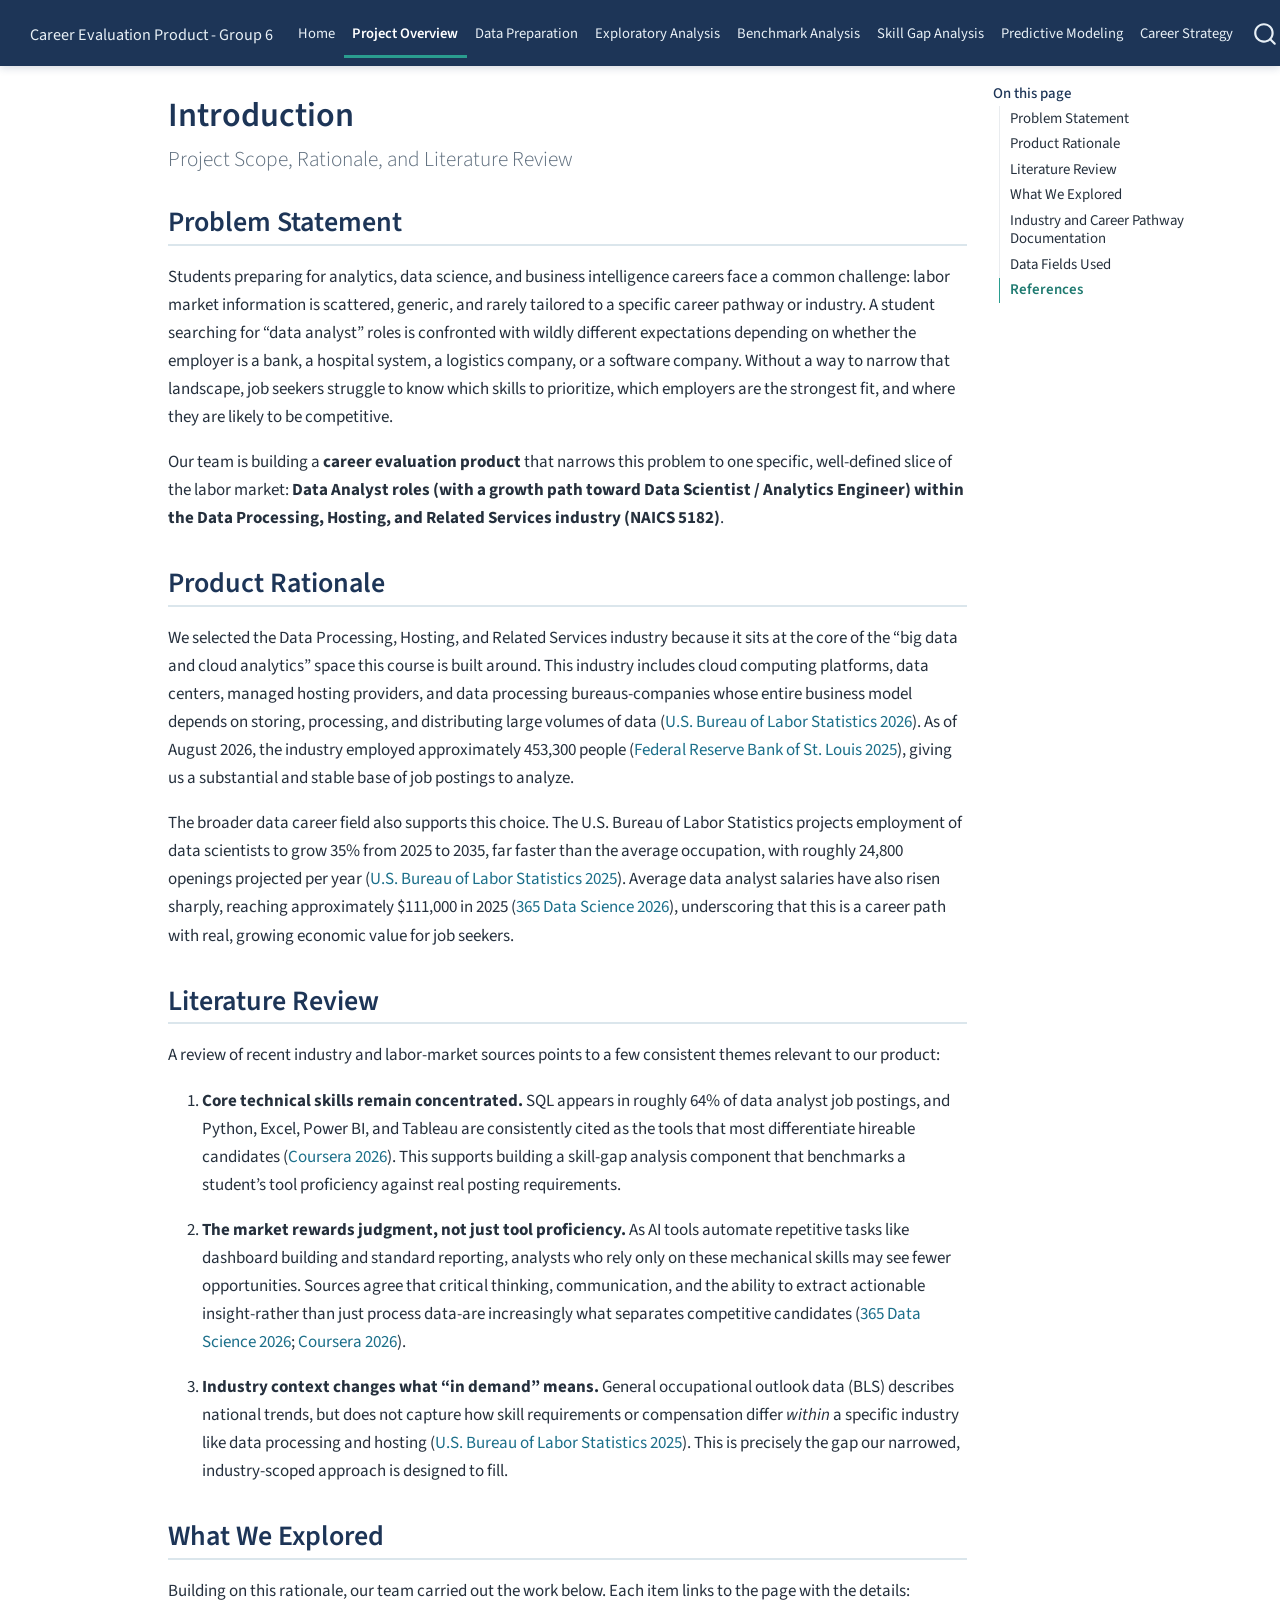
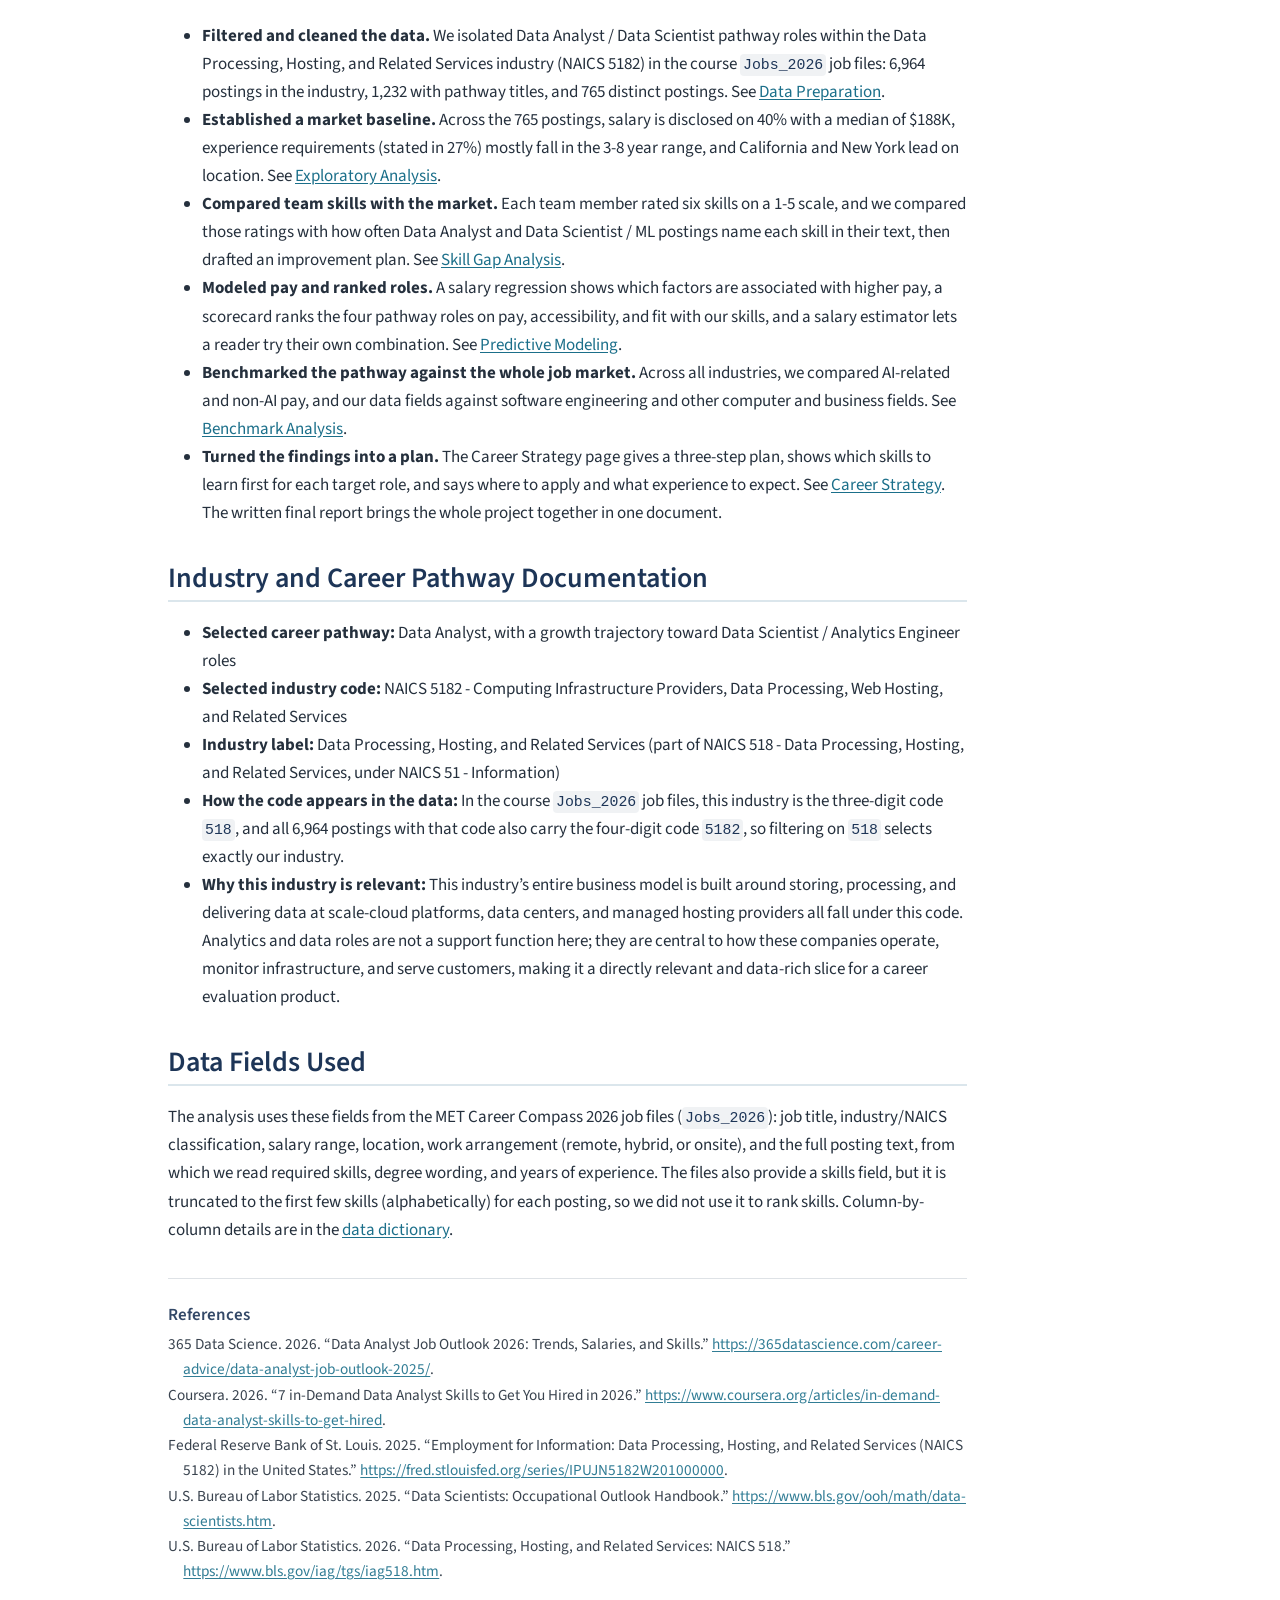
<file: introduction.html>
<!DOCTYPE html>
<html xmlns="http://www.w3.org/1999/xhtml" lang="en" xml:lang="en"><head>

<meta charset="utf-8">
<meta name="generator" content="quarto-1.10.19">

<meta name="viewport" content="width=device-width, initial-scale=1.0, user-scalable=yes">


<title>Introduction – Career Evaluation Product - Group 6</title>
<style>
/* Default styles provided by pandoc.
** See https://pandoc.org/MANUAL.html#variables-for-html for config info.
*/
span.smallcaps{font-variant: small-caps;}
div.columns{display: flex; gap: 1.5em;}
div.column{flex: auto;}
@media screen {
div.columns{gap: min(4vw, 1.5em);}
div.column{overflow-x: auto;}
}
div.hanging-indent{margin-left: 1.5em; text-indent: -1.5em;}
ul.task-list{list-style: none;}
ul.task-list li input[type="checkbox"] {
  width: 0.8em;
  margin: 0 0.8em 0.2em -1em; /* quarto-specific, see https://github.com/quarto-dev/quarto-cli/issues/4556 */ 
  vertical-align: middle;
}
/* CSS for citations */
div.csl-bib-body { }
div.csl-entry {
  clear: both;
}
.hanging-indent div.csl-entry {
  margin-left:2em;
  text-indent:-2em;
}
div.csl-left-margin {
  min-width:2em;
  float:left;
}
div.csl-right-inline {
  margin-left:2em;
  padding-left:1em;
}
div.csl-indent {
  margin-left: 2em;
}</style>


<script src="site_libs/quarto-nav/quarto-nav.js"></script>
<script src="site_libs/quarto-nav/headroom.min.js"></script>
<script src="site_libs/clipboard/clipboard.min.js"></script>
<script src="site_libs/quarto-search/autocomplete.umd.js"></script>
<script src="site_libs/quarto-search/fuse.min.js"></script>
<script src="site_libs/quarto-search/quarto-search.js"></script>
<meta name="quarto:offset" content="./">
<script src="site_libs/quarto-html/quarto.js" type="module"></script>
<script src="site_libs/quarto-html/tabsets/tabsets.js" type="module"></script>
<script src="site_libs/quarto-html/popper.min.js"></script>
<script src="site_libs/quarto-html/tippy.umd.min.js"></script>
<script src="site_libs/quarto-html/anchor.min.js"></script>
<link href="site_libs/quarto-html/tippy.css" rel="stylesheet">
<link href="site_libs/quarto-html/quarto-syntax-highlighting-bf27225e3a48a9273f3daa8f8e829971.css" rel="stylesheet" id="quarto-text-highlighting-styles">
<script src="site_libs/bootstrap/bootstrap.min.js"></script>
<link href="site_libs/bootstrap/bootstrap-icons.css" rel="stylesheet">
<link href="site_libs/bootstrap/bootstrap-55617497126496852ff9f5a59253c640.min.css" rel="stylesheet" append-hash="true" id="quarto-bootstrap" data-mode="light">
<script id="quarto-search-options" type="application/json">{
  "location": "navbar",
  "copy-button": false,
  "collapse-after": 3,
  "panel-placement": "end",
  "type": "overlay",
  "limit": 50,
  "keyboard-shortcut": [
    "f",
    "/",
    "s"
  ],
  "show-item-context": false,
  "language": {
    "search-no-results-text": "No results",
    "search-matching-documents-text": "matching documents",
    "search-copy-link-title": "Copy link to search",
    "search-hide-matches-text": "Hide additional matches",
    "search-more-match-text": "more match in this document",
    "search-more-matches-text": "more matches in this document",
    "search-clear-button-title": "Clear",
    "search-text-placeholder": "",
    "search-detached-cancel-button-title": "Cancel",
    "search-submit-button-title": "Submit",
    "search-label": "Search"
  }
}</script>


<link rel="stylesheet" href="styles.css">
</head>

<body class="nav-fixed quarto-light">

<div id="quarto-search-results"></div>
  <header id="quarto-header" class="headroom fixed-top">
    <nav class="navbar navbar-expand-lg " data-bs-theme="dark">
      <div class="navbar-container container-fluid">
      <div class="navbar-brand-container mx-auto">
    <a class="navbar-brand" href="./index.html">
    <span class="navbar-title">Career Evaluation Product - Group 6</span>
    </a>
  </div>
            <div id="quarto-search" class="" title="Search"></div>
          <button class="navbar-toggler" type="button" data-bs-toggle="collapse" data-bs-target="#navbarCollapse" aria-controls="navbarCollapse" role="menu" aria-expanded="false" aria-label="Toggle navigation" onclick="if (window.quartoToggleHeadroom) { window.quartoToggleHeadroom(); }">
  <span class="navbar-toggler-icon"></span>
</button>
          <div class="collapse navbar-collapse" id="navbarCollapse">
            <ul class="navbar-nav navbar-nav-scroll me-auto">
  <li class="nav-item">
    <a class="nav-link" href="./index.html"> 
<span class="menu-text">Home</span></a>
  </li>  
  <li class="nav-item">
    <a class="nav-link active" href="./introduction.html" aria-current="page"> 
<span class="menu-text">Project Overview</span></a>
  </li>  
  <li class="nav-item">
    <a class="nav-link" href="./data_preparation.html"> 
<span class="menu-text">Data Preparation</span></a>
  </li>  
  <li class="nav-item">
    <a class="nav-link" href="./eda.html"> 
<span class="menu-text">Exploratory Analysis</span></a>
  </li>  
  <li class="nav-item">
    <a class="nav-link" href="./benchmark_analysis.html"> 
<span class="menu-text">Benchmark Analysis</span></a>
  </li>  
  <li class="nav-item">
    <a class="nav-link" href="./skill_gap_analysis.html"> 
<span class="menu-text">Skill Gap Analysis</span></a>
  </li>  
  <li class="nav-item">
    <a class="nav-link" href="./predictive_modeling.html"> 
<span class="menu-text">Predictive Modeling</span></a>
  </li>  
  <li class="nav-item">
    <a class="nav-link" href="./career_plan.html"> 
<span class="menu-text">Career Strategy</span></a>
  </li>  
</ul>
          </div> <!-- /navcollapse -->
            <div class="quarto-navbar-tools">
</div>
      </div> <!-- /container-fluid -->
    </nav>
</header>
<!-- content -->
<div id="quarto-content" class="quarto-container page-columns page-rows-contents page-layout-article page-navbar">
<!-- sidebar -->
<!-- margin-sidebar -->
    <div id="quarto-margin-sidebar" class="sidebar margin-sidebar">
        <nav id="TOC" role="doc-toc" class="toc-active">
    <h2 id="toc-title">On this page</h2>
   
  <ul>
  <li><a href="#problem-statement" id="toc-problem-statement" class="nav-link active" data-scroll-target="#problem-statement">Problem Statement</a></li>
  <li><a href="#product-rationale" id="toc-product-rationale" class="nav-link" data-scroll-target="#product-rationale">Product Rationale</a></li>
  <li><a href="#literature-review" id="toc-literature-review" class="nav-link" data-scroll-target="#literature-review">Literature Review</a></li>
  <li><a href="#what-we-explored" id="toc-what-we-explored" class="nav-link" data-scroll-target="#what-we-explored">What We Explored</a></li>
  <li><a href="#industry-and-career-pathway-documentation" id="toc-industry-and-career-pathway-documentation" class="nav-link" data-scroll-target="#industry-and-career-pathway-documentation">Industry and Career Pathway Documentation</a></li>
  <li><a href="#data-fields-used" id="toc-data-fields-used" class="nav-link" data-scroll-target="#data-fields-used">Data Fields Used</a></li>
  <li><a href="#references" id="toc-references" class="nav-link" data-scroll-target="#references">References</a></li>
  </ul>
</nav>
    </div>
<!-- main -->
<main class="content" id="quarto-document-content">

<header id="title-block-header" class="quarto-title-block default">
<div class="quarto-title">
<h1 class="title">Introduction</h1>
<p class="subtitle lead">Project Scope, Rationale, and Literature Review</p>
</div>



<div class="quarto-title-meta">

    
  
    
  </div>
  


</header>


<section id="problem-statement" class="level2">
<h2 class="anchored" data-anchor-id="problem-statement">Problem Statement</h2>
<p>Students preparing for analytics, data science, and business intelligence careers face a common challenge: labor market information is scattered, generic, and rarely tailored to a specific career pathway or industry. A student searching for “data analyst” roles is confronted with wildly different expectations depending on whether the employer is a bank, a hospital system, a logistics company, or a software company. Without a way to narrow that landscape, job seekers struggle to know which skills to prioritize, which employers are the strongest fit, and where they are likely to be competitive.</p>
<p>Our team is building a <strong>career evaluation product</strong> that narrows this problem to one specific, well-defined slice of the labor market: <strong>Data Analyst roles (with a growth path toward Data Scientist / Analytics Engineer) within the Data Processing, Hosting, and Related Services industry (NAICS 5182)</strong>.</p>
</section>
<section id="product-rationale" class="level2">
<h2 class="anchored" data-anchor-id="product-rationale">Product Rationale</h2>
<p>We selected the Data Processing, Hosting, and Related Services industry because it sits at the core of the “big data and cloud analytics” space this course is built around. This industry includes cloud computing platforms, data centers, managed hosting providers, and data processing bureaus-companies whose entire business model depends on storing, processing, and distributing large volumes of data <span class="citation" data-cites="bls2026naics518">(<a href="#ref-bls2026naics518" role="doc-biblioref">U.S. Bureau of Labor Statistics 2026</a>)</span>. As of August 2026, the industry employed approximately 453,300 people <span class="citation" data-cites="fred2025dataprocessing">(<a href="#ref-fred2025dataprocessing" role="doc-biblioref">Federal Reserve Bank of St. Louis 2025</a>)</span>, giving us a substantial and stable base of job postings to analyze.</p>
<p>The broader data career field also supports this choice. The U.S. Bureau of Labor Statistics projects employment of data scientists to grow 35% from 2025 to 2035, far faster than the average occupation, with roughly 24,800 openings projected per year <span class="citation" data-cites="bls2025datascientists">(<a href="#ref-bls2025datascientists" role="doc-biblioref">U.S. Bureau of Labor Statistics 2025</a>)</span>. Average data analyst salaries have also risen sharply, reaching approximately $111,000 in 2025 <span class="citation" data-cites="datascience2026outlook">(<a href="#ref-datascience2026outlook" role="doc-biblioref">365 Data Science 2026</a>)</span>, underscoring that this is a career path with real, growing economic value for job seekers.</p>
</section>
<section id="literature-review" class="level2">
<h2 class="anchored" data-anchor-id="literature-review">Literature Review</h2>
<p>A review of recent industry and labor-market sources points to a few consistent themes relevant to our product:</p>
<ol type="1">
<li><p><strong>Core technical skills remain concentrated.</strong> SQL appears in roughly 64% of data analyst job postings, and Python, Excel, Power BI, and Tableau are consistently cited as the tools that most differentiate hireable candidates <span class="citation" data-cites="coursera2026skills">(<a href="#ref-coursera2026skills" role="doc-biblioref">Coursera 2026</a>)</span>. This supports building a skill-gap analysis component that benchmarks a student’s tool proficiency against real posting requirements.</p></li>
<li><p><strong>The market rewards judgment, not just tool proficiency.</strong> As AI tools automate repetitive tasks like dashboard building and standard reporting, analysts who rely only on these mechanical skills may see fewer opportunities. Sources agree that critical thinking, communication, and the ability to extract actionable insight-rather than just process data-are increasingly what separates competitive candidates <span class="citation" data-cites="datascience2026outlook coursera2026skills">(<a href="#ref-datascience2026outlook" role="doc-biblioref">365 Data Science 2026</a>; <a href="#ref-coursera2026skills" role="doc-biblioref">Coursera 2026</a>)</span>.</p></li>
<li><p><strong>Industry context changes what “in demand” means.</strong> General occupational outlook data (BLS) describes national trends, but does not capture how skill requirements or compensation differ <em>within</em> a specific industry like data processing and hosting <span class="citation" data-cites="bls2025datascientists">(<a href="#ref-bls2025datascientists" role="doc-biblioref">U.S. Bureau of Labor Statistics 2025</a>)</span>. This is precisely the gap our narrowed, industry-scoped approach is designed to fill.</p></li>
</ol>
</section>
<section id="what-we-explored" class="level2">
<h2 class="anchored" data-anchor-id="what-we-explored">What We Explored</h2>
<p>Building on this rationale, our team carried out the work below. Each item links to the page with the details:</p>
<ul>
<li><strong>Filtered and cleaned the data.</strong> We isolated Data Analyst / Data Scientist pathway roles within the Data Processing, Hosting, and Related Services industry (NAICS 5182) in the course <code>Jobs_2026</code> job files: 6,964 postings in the industry, 1,232 with pathway titles, and 765 distinct postings. See <a href="./data_preparation.html">Data Preparation</a>.</li>
<li><strong>Established a market baseline.</strong> Across the 765 postings, salary is disclosed on 40% with a median of $188K, experience requirements (stated in 27%) mostly fall in the 3-8 year range, and California and New York lead on location. See <a href="./eda.html">Exploratory Analysis</a>.</li>
<li><strong>Compared team skills with the market.</strong> Each team member rated six skills on a 1-5 scale, and we compared those ratings with how often Data Analyst and Data Scientist / ML postings name each skill in their text, then drafted an improvement plan. See <a href="./skill_gap_analysis.html">Skill Gap Analysis</a>.</li>
<li><strong>Modeled pay and ranked roles.</strong> A salary regression shows which factors are associated with higher pay, a scorecard ranks the four pathway roles on pay, accessibility, and fit with our skills, and a salary estimator lets a reader try their own combination. See <a href="./predictive_modeling.html">Predictive Modeling</a>.</li>
<li><strong>Benchmarked the pathway against the whole job market.</strong> Across all industries, we compared AI-related and non-AI pay, and our data fields against software engineering and other computer and business fields. See <a href="./benchmark_analysis.html">Benchmark Analysis</a>.</li>
<li><strong>Turned the findings into a plan.</strong> The Career Strategy page gives a three-step plan, shows which skills to learn first for each target role, and says where to apply and what experience to expect. See <a href="./career_plan.html">Career Strategy</a>. The written final report brings the whole project together in one document.</li>
</ul>
</section>
<section id="industry-and-career-pathway-documentation" class="level2">
<h2 class="anchored" data-anchor-id="industry-and-career-pathway-documentation">Industry and Career Pathway Documentation</h2>
<ul>
<li><strong>Selected career pathway:</strong> Data Analyst, with a growth trajectory toward Data Scientist / Analytics Engineer roles</li>
<li><strong>Selected industry code:</strong> NAICS 5182 - Computing Infrastructure Providers, Data Processing, Web Hosting, and Related Services</li>
<li><strong>Industry label:</strong> Data Processing, Hosting, and Related Services (part of NAICS 518 - Data Processing, Hosting, and Related Services, under NAICS 51 - Information)</li>
<li><strong>How the code appears in the data:</strong> In the course <code>Jobs_2026</code> job files, this industry is the three-digit code <code>518</code>, and all 6,964 postings with that code also carry the four-digit code <code>5182</code>, so filtering on <code>518</code> selects exactly our industry.</li>
<li><strong>Why this industry is relevant:</strong> This industry’s entire business model is built around storing, processing, and delivering data at scale-cloud platforms, data centers, and managed hosting providers all fall under this code. Analytics and data roles are not a support function here; they are central to how these companies operate, monitor infrastructure, and serve customers, making it a directly relevant and data-rich slice for a career evaluation product.</li>
</ul>
</section>
<section id="data-fields-used" class="level2">
<h2 class="anchored" data-anchor-id="data-fields-used">Data Fields Used</h2>
<p>The analysis uses these fields from the MET Career Compass 2026 job files (<code>Jobs_2026</code>): job title, industry/NAICS classification, salary range, location, work arrangement (remote, hybrid, or onsite), and the full posting text, from which we read required skills, degree wording, and years of experience. The files also provide a skills field, but it is truncated to the first few skills (alphabetically) for each posting, so we did not use it to rank skills. Column-by-column details are in the <a href="./data/processed/data_dictionary.html">data dictionary</a>.</p>
</section>
<section id="references" class="level2">




</section>

<div id="quarto-appendix" class="default"><section class="quarto-appendix-contents" role="doc-bibliography" id="quarto-bibliography"><h2 class="anchored quarto-appendix-heading">References</h2><div id="refs" class="references csl-bib-body hanging-indent" role="list">
<div id="ref-datascience2026outlook" class="csl-entry" role="listitem">
365 Data Science. 2026. <span>“Data Analyst Job Outlook 2026: Trends, Salaries, and Skills.”</span> <a href="https://365datascience.com/career-advice/data-analyst-job-outlook-2025/">https://365datascience.com/career-advice/data-analyst-job-outlook-2025/</a>.
</div>
<div id="ref-coursera2026skills" class="csl-entry" role="listitem">
Coursera. 2026. <span>“7 in-Demand Data Analyst Skills to Get You Hired in 2026.”</span> <a href="https://www.coursera.org/articles/in-demand-data-analyst-skills-to-get-hired">https://www.coursera.org/articles/in-demand-data-analyst-skills-to-get-hired</a>.
</div>
<div id="ref-fred2025dataprocessing" class="csl-entry" role="listitem">
Federal Reserve Bank of St. Louis. 2025. <span>“Employment for Information: Data Processing, Hosting, and Related Services (NAICS 5182) in the United States.”</span> <a href="https://fred.stlouisfed.org/series/IPUJN5182W201000000">https://fred.stlouisfed.org/series/IPUJN5182W201000000</a>.
</div>
<div id="ref-bls2025datascientists" class="csl-entry" role="listitem">
U.S. Bureau of Labor Statistics. 2025. <span>“Data Scientists: Occupational Outlook Handbook.”</span> <a href="https://www.bls.gov/ooh/math/data-scientists.htm">https://www.bls.gov/ooh/math/data-scientists.htm</a>.
</div>
<div id="ref-bls2026naics518" class="csl-entry" role="listitem">
U.S. Bureau of Labor Statistics. 2026. <span>“Data Processing, Hosting, and Related Services: NAICS 518.”</span> <a href="https://www.bls.gov/iag/tgs/iag518.htm">https://www.bls.gov/iag/tgs/iag518.htm</a>.
</div>
</div></section></div></main> <!-- /main -->
<script id="quarto-html-after-body" type="application/javascript">
  window.document.addEventListener("DOMContentLoaded", function (event) {
    const icon = "";
    const anchorJS = new window.AnchorJS();
    anchorJS.options = {
      placement: 'right',
      icon: icon
    };
    anchorJS.add('.anchored');
    const isCodeAnnotation = (el) => {
      for (const clz of el.classList) {
        if (clz.startsWith('code-annotation-')) {                     
          return true;
        }
      }
      return false;
    }
    const onCopySuccess = function(e) {
      // button target
      const button = e.trigger;
      // don't keep focus
      button.blur();
      // flash "checked"
      button.classList.add('code-copy-button-checked');
      var currentTitle = button.getAttribute("title");
      button.setAttribute("title", "Copied!");
      let tooltip;
      if (window.bootstrap) {
        button.setAttribute("data-bs-toggle", "tooltip");
        button.setAttribute("data-bs-placement", "left");
        button.setAttribute("data-bs-title", "Copied!");
        tooltip = new bootstrap.Tooltip(button, 
          { trigger: "manual", 
            customClass: "code-copy-button-tooltip",
            offset: [0, -8]});
        tooltip.show();    
      }
      setTimeout(function() {
        if (tooltip) {
          tooltip.hide();
          button.removeAttribute("data-bs-title");
          button.removeAttribute("data-bs-toggle");
          button.removeAttribute("data-bs-placement");
        }
        button.setAttribute("title", currentTitle);
        button.classList.remove('code-copy-button-checked');
      }, 1000);
      // clear code selection
      e.clearSelection();
    }
    const getTextToCopy = function(trigger) {
      const outerScaffold = trigger.parentElement.cloneNode(true);
      const codeEl = outerScaffold.querySelector('code');
      for (const childEl of codeEl.children) {
        if (isCodeAnnotation(childEl)) {
          childEl.remove();
        }
      }
      return codeEl.innerText;
    }
    const clipboard = new window.ClipboardJS('.code-copy-button:not([data-in-quarto-modal])', {
      text: getTextToCopy
    });
    clipboard.on('success', onCopySuccess);
    if (window.document.getElementById('quarto-embedded-source-code-modal')) {
      const clipboardModal = new window.ClipboardJS('.code-copy-button[data-in-quarto-modal]', {
        text: getTextToCopy,
        container: window.document.getElementById('quarto-embedded-source-code-modal')
      });
      clipboardModal.on('success', onCopySuccess);
    }
      var localhostRegex = new RegExp(/^(?:http|https):\/\/localhost\:?[0-9]*\//);
      var mailtoRegex = new RegExp(/^mailto:/);
        var filterRegex = new RegExp("https:\/\/mpp66-ctrl\.github\.io\/ad688-industry-career-product-group6\/");
      var isInternal = (href) => {
          return filterRegex.test(href) || localhostRegex.test(href) || mailtoRegex.test(href);
      }
      // Inspect non-navigation links and adorn them if external
     var links = window.document.querySelectorAll('a[href]:not(.nav-link):not(.navbar-brand):not(.toc-action):not(.sidebar-link):not(.sidebar-item-toggle):not(.pagination-link):not(.no-external):not([aria-hidden]):not(.dropdown-item):not(.quarto-navigation-tool):not(.about-link)');
      for (var i=0; i<links.length; i++) {
        const link = links[i];
        if (!isInternal(link.href)) {
          // undo the damage that might have been done by quarto-nav.js in the case of
          // links that we want to consider external
          if (link.dataset.originalHref !== undefined) {
            link.href = link.dataset.originalHref;
          }
        }
      }
    function tippyHover(el, contentFn, onTriggerFn, onUntriggerFn) {
      const config = {
        allowHTML: true,
        maxWidth: 500,
        delay: 100,
        arrow: false,
        appendTo: function(el) {
            return el.parentElement;
        },
        interactive: true,
        interactiveBorder: 10,
        theme: 'quarto',
        placement: 'bottom-start',
      };
      if (contentFn) {
        config.content = contentFn;
      }
      if (onTriggerFn) {
        config.onTrigger = onTriggerFn;
      }
      if (onUntriggerFn) {
        config.onUntrigger = onUntriggerFn;
      }
      window.tippy(el, config); 
    }
    const noterefs = window.document.querySelectorAll('a[role="doc-noteref"]');
    for (var i=0; i<noterefs.length; i++) {
      const ref = noterefs[i];
      tippyHover(ref, function() {
        // use id or data attribute instead here
        let href = ref.getAttribute('data-footnote-href') || ref.getAttribute('href');
        try { href = new URL(href).hash; } catch {}
        const id = href.replace(/^#\/?/, "");
        const note = window.document.getElementById(id);
        if (note) {
          return note.innerHTML;
        } else {
          return "";
        }
      });
    }
    const xrefs = window.document.querySelectorAll('a.quarto-xref');
    const processXRef = (id, note) => {
      // Strip column container classes
      const stripColumnClz = (el) => {
        el.classList.remove("page-full", "page-columns");
        if (el.children) {
          for (const child of el.children) {
            stripColumnClz(child);
          }
        }
      }
      stripColumnClz(note)
      if (id === null || id.startsWith('sec-')) {
        // Special case sections, only their first couple elements
        const container = document.createElement("div");
        if (note.children && note.children.length > 2) {
          container.appendChild(note.children[0].cloneNode(true));
          for (let i = 1; i < note.children.length; i++) {
            const child = note.children[i];
            if (child.tagName === "P" && child.innerText === "") {
              continue;
            } else {
              container.appendChild(child.cloneNode(true));
              break;
            }
          }
          if (window.Quarto?.typesetMath) {
            window.Quarto.typesetMath(container);
          }
          return container.innerHTML
        } else {
          if (window.Quarto?.typesetMath) {
            window.Quarto.typesetMath(note);
          }
          return note.innerHTML;
        }
      } else {
        // Remove any anchor links if they are present
        const anchorLink = note.querySelector('a.anchorjs-link');
        if (anchorLink) {
          anchorLink.remove();
        }
        if (window.Quarto?.typesetMath) {
          window.Quarto.typesetMath(note);
        }
        if (note.classList.contains("callout")) {
          return note.outerHTML;
        } else {
          return note.innerHTML;
        }
      }
    }
    for (var i=0; i<xrefs.length; i++) {
      const xref = xrefs[i];
      tippyHover(xref, undefined, function(instance) {
        instance.disable();
        let url = xref.getAttribute('href');
        let hash = undefined; 
        if (url.startsWith('#')) {
          hash = url;
        } else {
          try { hash = new URL(url).hash; } catch {}
        }
        if (hash) {
          const id = hash.replace(/^#\/?/, "");
          const note = window.document.getElementById(id);
          if (note !== null) {
            try {
              const html = processXRef(id, note.cloneNode(true));
              instance.setContent(html);
            } finally {
              instance.enable();
              instance.show();
            }
          } else {
            // See if we can fetch this
            fetch(url.split('#')[0])
            .then(res => res.text())
            .then(html => {
              const parser = new DOMParser();
              const htmlDoc = parser.parseFromString(html, "text/html");
              const note = htmlDoc.getElementById(id);
              if (note !== null) {
                const html = processXRef(id, note);
                instance.setContent(html);
              } 
            }).finally(() => {
              instance.enable();
              instance.show();
            });
          }
        } else {
          // See if we can fetch a full url (with no hash to target)
          // This is a special case and we should probably do some content thinning / targeting
          fetch(url)
          .then(res => res.text())
          .then(html => {
            const parser = new DOMParser();
            const htmlDoc = parser.parseFromString(html, "text/html");
            const note = htmlDoc.querySelector('main.content');
            if (note !== null) {
              // This should only happen for chapter cross references
              // (since there is no id in the URL)
              // remove the first header
              if (note.children.length > 0 && note.children[0].tagName === "HEADER") {
                note.children[0].remove();
              }
              const html = processXRef(null, note);
              instance.setContent(html);
            } 
          }).finally(() => {
            instance.enable();
            instance.show();
          });
        }
      }, function(instance) {
      });
    }
        let selectedAnnoteEl;
        const selectorForAnnotation = ( cell, annotation) => {
          let cellAttr = 'data-code-cell="' + cell + '"';
          let lineAttr = 'data-code-annotation="' +  annotation + '"';
          const selector = 'span[' + cellAttr + '][' + lineAttr + ']';
          return selector;
        }
        const selectCodeLines = (annoteEl) => {
          const doc = window.document;
          const targetCell = annoteEl.getAttribute("data-target-cell");
          const targetAnnotation = annoteEl.getAttribute("data-target-annotation");
          const annoteSpan = window.document.querySelector(selectorForAnnotation(targetCell, targetAnnotation));
          const lines = annoteSpan.getAttribute("data-code-lines").split(",");
          const lineIds = lines.map((line) => {
            return targetCell + "-" + line;
          })
          let top = null;
          let height = null;
          let parent = null;
          if (lineIds.length > 0) {
              //compute the position of the single el (top and bottom and make a div)
              const el = window.document.getElementById(lineIds[0]);
              top = el.offsetTop;
              height = el.offsetHeight;
              parent = el.parentElement.parentElement;
            if (lineIds.length > 1) {
              const lastEl = window.document.getElementById(lineIds[lineIds.length - 1]);
              const bottom = lastEl.offsetTop + lastEl.offsetHeight;
              height = bottom - top;
            }
            if (top !== null && height !== null && parent !== null) {
              // cook up a div (if necessary) and position it 
              let div = window.document.getElementById("code-annotation-line-highlight");
              if (div === null) {
                div = window.document.createElement("div");
                div.setAttribute("id", "code-annotation-line-highlight");
                div.style.position = 'absolute';
                parent.appendChild(div);
              }
              div.style.top = top - 2 + "px";
              div.style.height = height + 4 + "px";
              div.style.left = 0;
              let gutterDiv = window.document.getElementById("code-annotation-line-highlight-gutter");
              if (gutterDiv === null) {
                gutterDiv = window.document.createElement("div");
                gutterDiv.setAttribute("id", "code-annotation-line-highlight-gutter");
                gutterDiv.style.position = 'absolute';
                const codeCell = window.document.getElementById(targetCell);
                const gutter = codeCell.querySelector('.code-annotation-gutter');
                gutter.appendChild(gutterDiv);
              }
              gutterDiv.style.top = top - 2 + "px";
              gutterDiv.style.height = height + 4 + "px";
            }
            selectedAnnoteEl = annoteEl;
          }
        };
        const unselectCodeLines = () => {
          const elementsIds = ["code-annotation-line-highlight", "code-annotation-line-highlight-gutter"];
          elementsIds.forEach((elId) => {
            const div = window.document.getElementById(elId);
            if (div) {
              div.remove();
            }
          });
          selectedAnnoteEl = undefined;
        };
          // Handle positioning of the toggle
      window.addEventListener(
        "resize",
        throttle(() => {
          elRect = undefined;
          if (selectedAnnoteEl) {
            selectCodeLines(selectedAnnoteEl);
          }
        }, 10)
      );
      function throttle(fn, ms) {
      let throttle = false;
      let timer;
        return (...args) => {
          if(!throttle) { // first call gets through
              fn.apply(this, args);
              throttle = true;
          } else { // all the others get throttled
              if(timer) clearTimeout(timer); // cancel #2
              timer = setTimeout(() => {
                fn.apply(this, args);
                timer = throttle = false;
              }, ms);
          }
        };
      }
        // Attach click handler to the DT
        const annoteDls = window.document.querySelectorAll('dt[data-target-cell]');
        for (const annoteDlNode of annoteDls) {
          annoteDlNode.addEventListener('click', (event) => {
            const clickedEl = event.target;
            if (clickedEl !== selectedAnnoteEl) {
              unselectCodeLines();
              const activeEl = window.document.querySelector('dt[data-target-cell].code-annotation-active');
              if (activeEl) {
                activeEl.classList.remove('code-annotation-active');
              }
              selectCodeLines(clickedEl);
              clickedEl.classList.add('code-annotation-active');
            } else {
              // Unselect the line
              unselectCodeLines();
              clickedEl.classList.remove('code-annotation-active');
            }
          });
        }
    const findCites = (el) => {
      const parentEl = el.parentElement;
      if (parentEl) {
        const cites = parentEl.dataset.cites;
        if (cites) {
          return {
            el,
            cites: cites.split(' ')
          };
        } else {
          return findCites(el.parentElement)
        }
      } else {
        return undefined;
      }
    };
    var bibliorefs = window.document.querySelectorAll('a[role="doc-biblioref"]');
    for (var i=0; i<bibliorefs.length; i++) {
      const ref = bibliorefs[i];
      const citeInfo = findCites(ref);
      if (citeInfo) {
        tippyHover(citeInfo.el, function() {
          var popup = window.document.createElement('div');
          citeInfo.cites.forEach(function(cite) {
            var citeDiv = window.document.createElement('div');
            citeDiv.classList.add('hanging-indent');
            citeDiv.classList.add('csl-entry');
            var biblioDiv = window.document.getElementById('ref-' + cite);
            if (biblioDiv) {
              citeDiv.innerHTML = biblioDiv.innerHTML;
            }
            popup.appendChild(citeDiv);
          });
          return popup.innerHTML;
        });
      }
    }
  });
  </script>
</div> <!-- /content -->




</body></html>
</file>
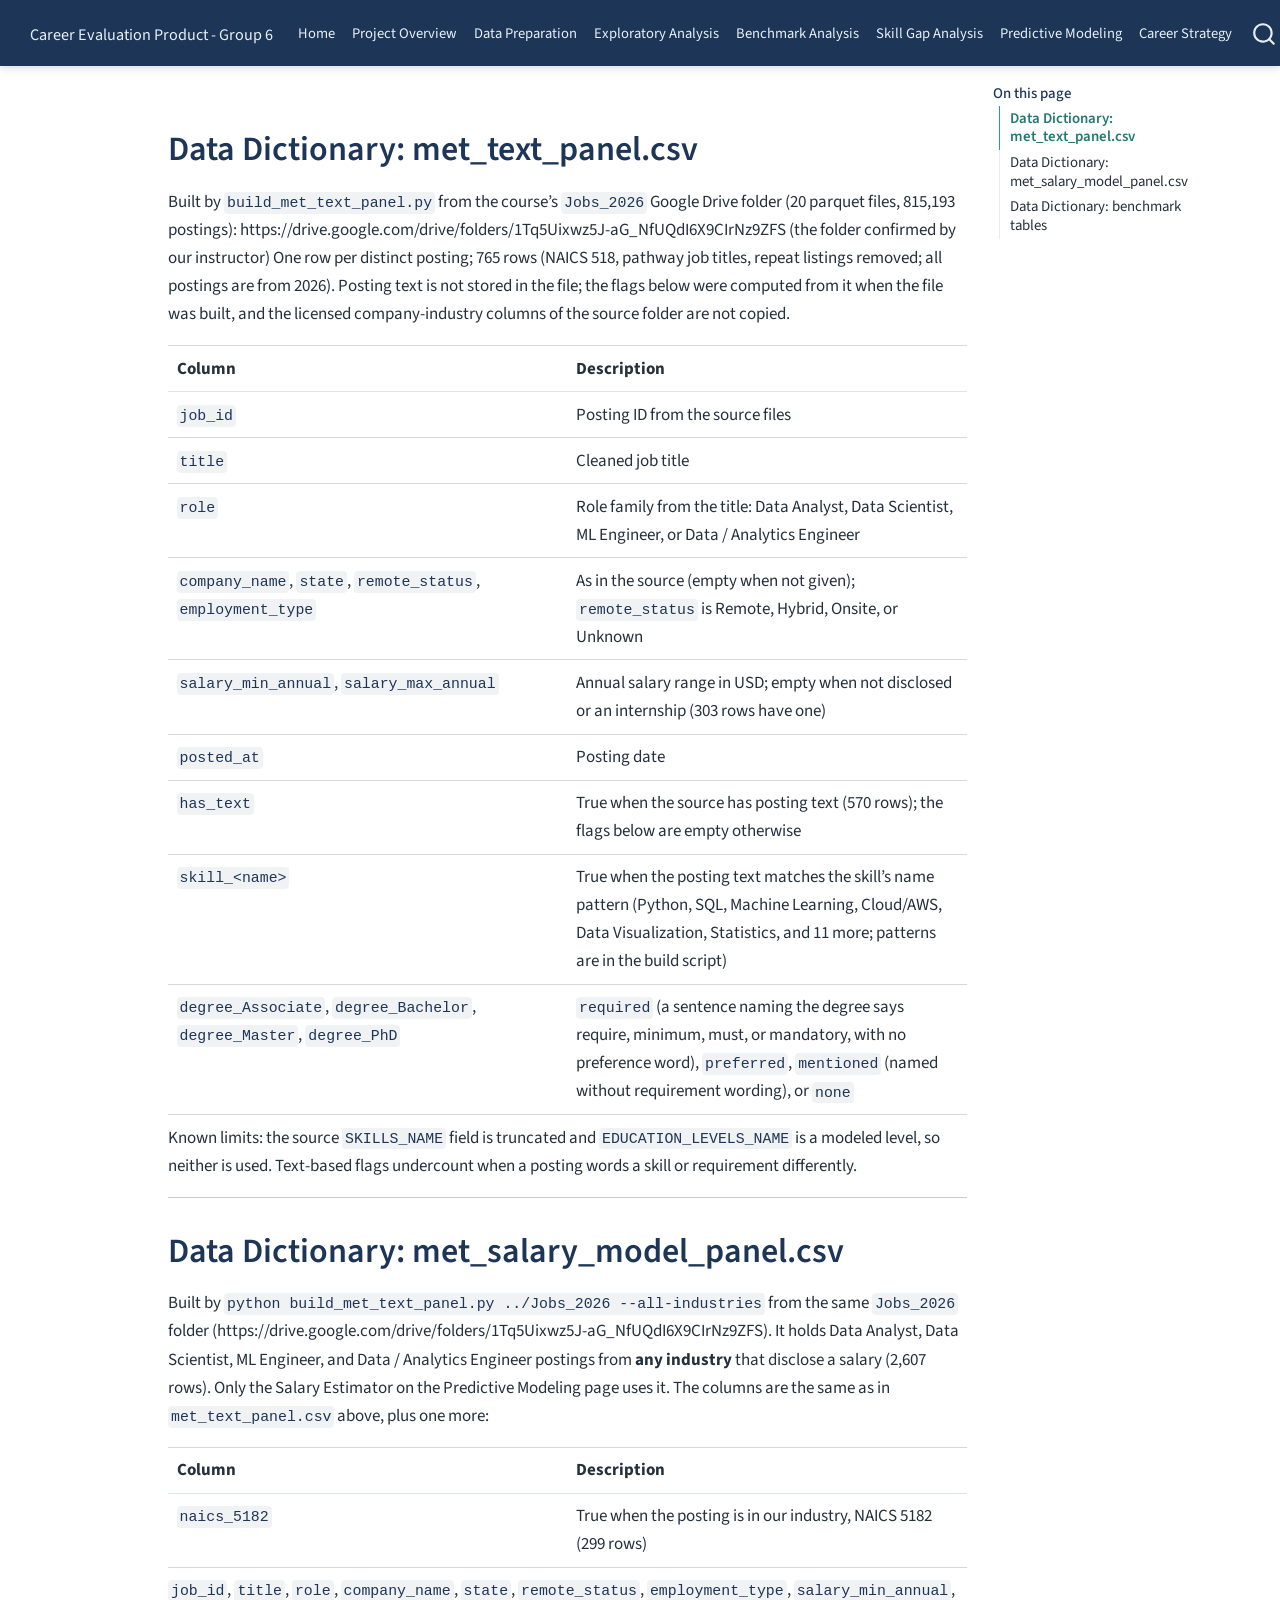
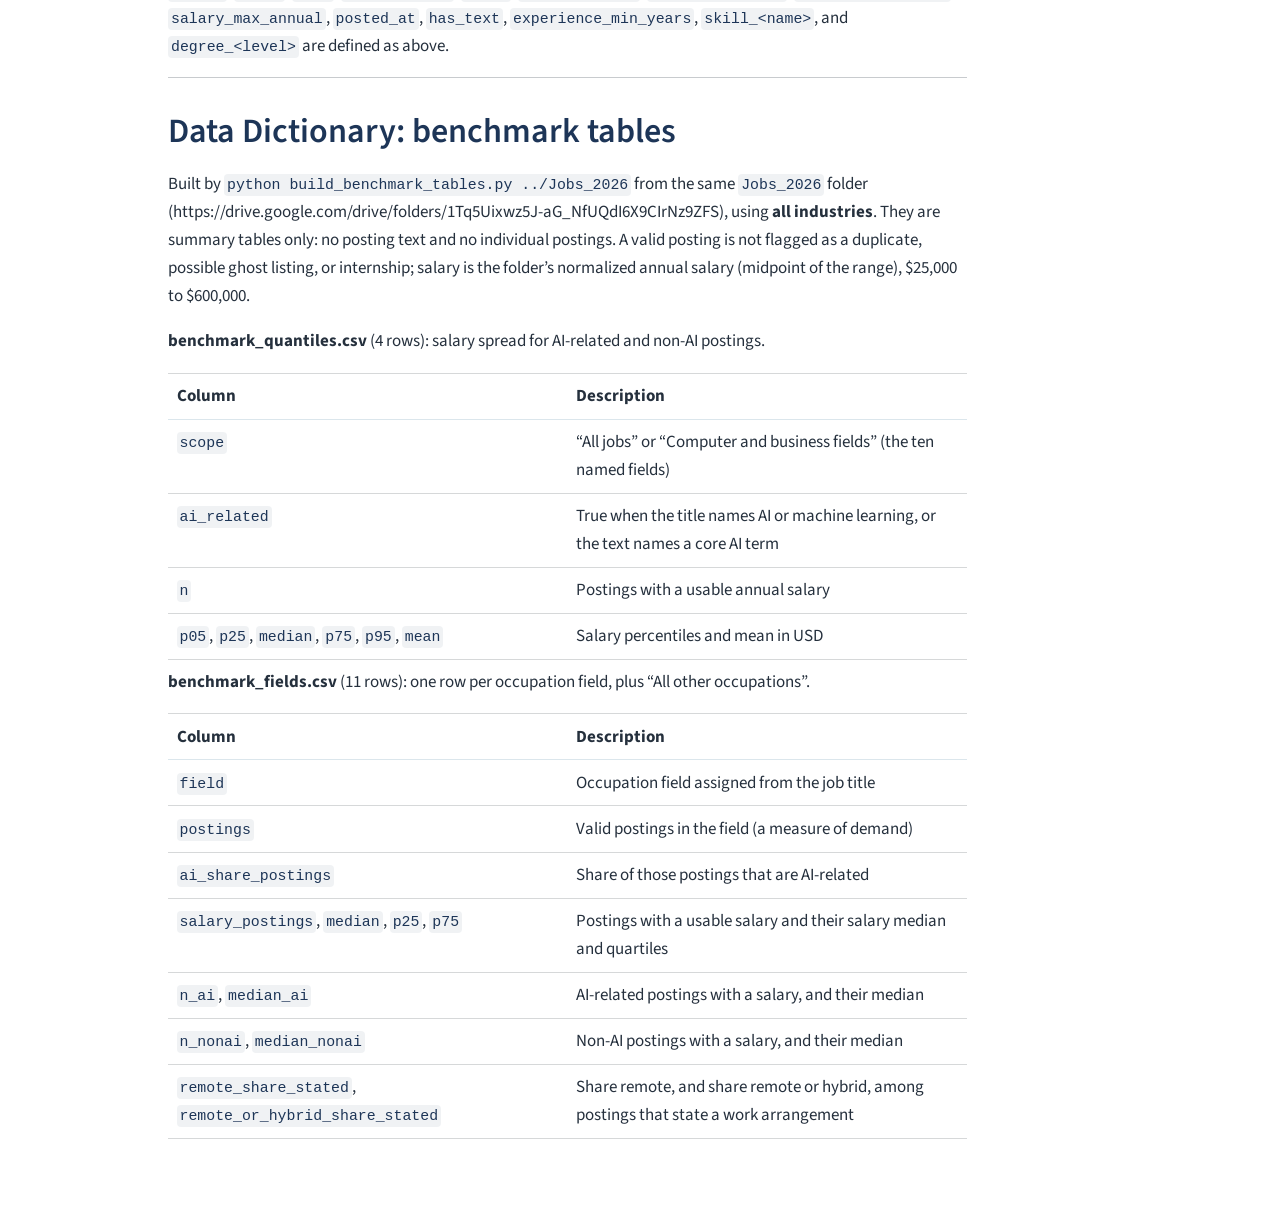
<file: data/processed/data_dictionary.html>
<!DOCTYPE html>
<html xmlns="http://www.w3.org/1999/xhtml" lang="en" xml:lang="en"><head>

<meta charset="utf-8">
<meta name="generator" content="quarto-1.10.19">

<meta name="viewport" content="width=device-width, initial-scale=1.0, user-scalable=yes">


<title>data_dictionary – Career Evaluation Product - Group 6</title>
<style>
/* Default styles provided by pandoc.
** See https://pandoc.org/MANUAL.html#variables-for-html for config info.
*/
span.smallcaps{font-variant: small-caps;}
div.columns{display: flex; gap: 1.5em;}
div.column{flex: auto;}
@media screen {
div.columns{gap: min(4vw, 1.5em);}
div.column{overflow-x: auto;}
}
div.hanging-indent{margin-left: 1.5em; text-indent: -1.5em;}
ul.task-list{list-style: none;}
ul.task-list li input[type="checkbox"] {
  width: 0.8em;
  margin: 0 0.8em 0.2em -1em; /* quarto-specific, see https://github.com/quarto-dev/quarto-cli/issues/4556 */ 
  vertical-align: middle;
}
</style>


<script src="../../site_libs/quarto-nav/quarto-nav.js"></script>
<script src="../../site_libs/quarto-nav/headroom.min.js"></script>
<script src="../../site_libs/clipboard/clipboard.min.js"></script>
<script src="../../site_libs/quarto-search/autocomplete.umd.js"></script>
<script src="../../site_libs/quarto-search/fuse.min.js"></script>
<script src="../../site_libs/quarto-search/quarto-search.js"></script>
<meta name="quarto:offset" content="../../">
<script src="../../site_libs/quarto-html/quarto.js" type="module"></script>
<script src="../../site_libs/quarto-html/tabsets/tabsets.js" type="module"></script>
<script src="../../site_libs/quarto-html/popper.min.js"></script>
<script src="../../site_libs/quarto-html/tippy.umd.min.js"></script>
<script src="../../site_libs/quarto-html/anchor.min.js"></script>
<link href="../../site_libs/quarto-html/tippy.css" rel="stylesheet">
<link href="../../site_libs/quarto-html/quarto-syntax-highlighting-bf27225e3a48a9273f3daa8f8e829971.css" rel="stylesheet" id="quarto-text-highlighting-styles">
<script src="../../site_libs/bootstrap/bootstrap.min.js"></script>
<link href="../../site_libs/bootstrap/bootstrap-icons.css" rel="stylesheet">
<link href="../../site_libs/bootstrap/bootstrap-55617497126496852ff9f5a59253c640.min.css" rel="stylesheet" append-hash="true" id="quarto-bootstrap" data-mode="light">
<script id="quarto-search-options" type="application/json">{
  "location": "navbar",
  "copy-button": false,
  "collapse-after": 3,
  "panel-placement": "end",
  "type": "overlay",
  "limit": 50,
  "keyboard-shortcut": [
    "f",
    "/",
    "s"
  ],
  "show-item-context": false,
  "language": {
    "search-no-results-text": "No results",
    "search-matching-documents-text": "matching documents",
    "search-copy-link-title": "Copy link to search",
    "search-hide-matches-text": "Hide additional matches",
    "search-more-match-text": "more match in this document",
    "search-more-matches-text": "more matches in this document",
    "search-clear-button-title": "Clear",
    "search-text-placeholder": "",
    "search-detached-cancel-button-title": "Cancel",
    "search-submit-button-title": "Submit",
    "search-label": "Search"
  }
}</script>


<link rel="stylesheet" href="../../styles.css">
</head>

<body class="nav-fixed quarto-light">

<div id="quarto-search-results"></div>
  <header id="quarto-header" class="headroom fixed-top">
    <nav class="navbar navbar-expand-lg " data-bs-theme="dark">
      <div class="navbar-container container-fluid">
      <div class="navbar-brand-container mx-auto">
    <a class="navbar-brand" href="../../index.html">
    <span class="navbar-title">Career Evaluation Product - Group 6</span>
    </a>
  </div>
            <div id="quarto-search" class="" title="Search"></div>
          <button class="navbar-toggler" type="button" data-bs-toggle="collapse" data-bs-target="#navbarCollapse" aria-controls="navbarCollapse" role="menu" aria-expanded="false" aria-label="Toggle navigation" onclick="if (window.quartoToggleHeadroom) { window.quartoToggleHeadroom(); }">
  <span class="navbar-toggler-icon"></span>
</button>
          <div class="collapse navbar-collapse" id="navbarCollapse">
            <ul class="navbar-nav navbar-nav-scroll me-auto">
  <li class="nav-item">
    <a class="nav-link" href="../../index.html"> 
<span class="menu-text">Home</span></a>
  </li>  
  <li class="nav-item">
    <a class="nav-link" href="../../introduction.html"> 
<span class="menu-text">Project Overview</span></a>
  </li>  
  <li class="nav-item">
    <a class="nav-link" href="../../data_preparation.html"> 
<span class="menu-text">Data Preparation</span></a>
  </li>  
  <li class="nav-item">
    <a class="nav-link" href="../../eda.html"> 
<span class="menu-text">Exploratory Analysis</span></a>
  </li>  
  <li class="nav-item">
    <a class="nav-link" href="../../benchmark_analysis.html"> 
<span class="menu-text">Benchmark Analysis</span></a>
  </li>  
  <li class="nav-item">
    <a class="nav-link" href="../../skill_gap_analysis.html"> 
<span class="menu-text">Skill Gap Analysis</span></a>
  </li>  
  <li class="nav-item">
    <a class="nav-link" href="../../predictive_modeling.html"> 
<span class="menu-text">Predictive Modeling</span></a>
  </li>  
  <li class="nav-item">
    <a class="nav-link" href="../../career_plan.html"> 
<span class="menu-text">Career Strategy</span></a>
  </li>  
</ul>
          </div> <!-- /navcollapse -->
            <div class="quarto-navbar-tools">
</div>
      </div> <!-- /container-fluid -->
    </nav>
</header>
<!-- content -->
<div id="quarto-content" class="quarto-container page-columns page-rows-contents page-layout-article page-navbar">
<!-- sidebar -->
<!-- margin-sidebar -->
    <div id="quarto-margin-sidebar" class="sidebar margin-sidebar">
        <nav id="TOC" role="doc-toc" class="toc-active">
    <h2 id="toc-title">On this page</h2>
   
  <ul>
  <li><a href="#data-dictionary-met_text_panel.csv" id="toc-data-dictionary-met_text_panel.csv" class="nav-link active" data-scroll-target="#data-dictionary-met_text_panel.csv">Data Dictionary: met_text_panel.csv</a></li>
  <li><a href="#data-dictionary-met_salary_model_panel.csv" id="toc-data-dictionary-met_salary_model_panel.csv" class="nav-link" data-scroll-target="#data-dictionary-met_salary_model_panel.csv">Data Dictionary: met_salary_model_panel.csv</a></li>
  <li><a href="#data-dictionary-benchmark-tables" id="toc-data-dictionary-benchmark-tables" class="nav-link" data-scroll-target="#data-dictionary-benchmark-tables">Data Dictionary: benchmark tables</a></li>
  </ul>
</nav>
    </div>
<!-- main -->
<main class="content" id="quarto-document-content"><header id="title-block-header" class="quarto-title-block"></header>




<section id="data-dictionary-met_text_panel.csv" class="level1">
<h1>Data Dictionary: met_text_panel.csv</h1>
<p>Built by <code>build_met_text_panel.py</code> from the course’s <code>Jobs_2026</code> Google Drive folder (20 parquet files, 815,193 postings): https://drive.google.com/drive/folders/1Tq5Uixwz5J-aG_NfUQdI6X9CIrNz9ZFS (the folder confirmed by our instructor) One row per distinct posting; 765 rows (NAICS 518, pathway job titles, repeat listings removed; all postings are from 2026). Posting text is not stored in the file; the flags below were computed from it when the file was built, and the licensed company-industry columns of the source folder are not copied.</p>
<table class="caption-top table">
<colgroup>
<col style="width: 50%">
<col style="width: 50%">
</colgroup>
<thead>
<tr class="header">
<th>Column</th>
<th>Description</th>
</tr>
</thead>
<tbody>
<tr class="odd">
<td><code>job_id</code></td>
<td>Posting ID from the source files</td>
</tr>
<tr class="even">
<td><code>title</code></td>
<td>Cleaned job title</td>
</tr>
<tr class="odd">
<td><code>role</code></td>
<td>Role family from the title: Data Analyst, Data Scientist, ML Engineer, or Data / Analytics Engineer</td>
</tr>
<tr class="even">
<td><code>company_name</code>, <code>state</code>, <code>remote_status</code>, <code>employment_type</code></td>
<td>As in the source (empty when not given); <code>remote_status</code> is Remote, Hybrid, Onsite, or Unknown</td>
</tr>
<tr class="odd">
<td><code>salary_min_annual</code>, <code>salary_max_annual</code></td>
<td>Annual salary range in USD; empty when not disclosed or an internship (303 rows have one)</td>
</tr>
<tr class="even">
<td><code>posted_at</code></td>
<td>Posting date</td>
</tr>
<tr class="odd">
<td><code>has_text</code></td>
<td>True when the source has posting text (570 rows); the flags below are empty otherwise</td>
</tr>
<tr class="even">
<td><code>skill_&lt;name&gt;</code></td>
<td>True when the posting text matches the skill’s name pattern (Python, SQL, Machine Learning, Cloud/AWS, Data Visualization, Statistics, and 11 more; patterns are in the build script)</td>
</tr>
<tr class="odd">
<td><code>degree_Associate</code>, <code>degree_Bachelor</code>, <code>degree_Master</code>, <code>degree_PhD</code></td>
<td><code>required</code> (a sentence naming the degree says require, minimum, must, or mandatory, with no preference word), <code>preferred</code>, <code>mentioned</code> (named without requirement wording), or <code>none</code></td>
</tr>
</tbody>
</table>
<p>Known limits: the source <code>SKILLS_NAME</code> field is truncated and <code>EDUCATION_LEVELS_NAME</code> is a modeled level, so neither is used. Text-based flags undercount when a posting words a skill or requirement differently.</p>
<hr>
</section>
<section id="data-dictionary-met_salary_model_panel.csv" class="level1">
<h1>Data Dictionary: met_salary_model_panel.csv</h1>
<p>Built by <code>python build_met_text_panel.py ../Jobs_2026 --all-industries</code> from the same <code>Jobs_2026</code> folder (https://drive.google.com/drive/folders/1Tq5Uixwz5J-aG_NfUQdI6X9CIrNz9ZFS). It holds Data Analyst, Data Scientist, ML Engineer, and Data / Analytics Engineer postings from <strong>any industry</strong> that disclose a salary (2,607 rows). Only the Salary Estimator on the Predictive Modeling page uses it. The columns are the same as in <code>met_text_panel.csv</code> above, plus one more:</p>
<table class="caption-top table">
<colgroup>
<col style="width: 50%">
<col style="width: 50%">
</colgroup>
<thead>
<tr class="header">
<th>Column</th>
<th>Description</th>
</tr>
</thead>
<tbody>
<tr class="odd">
<td><code>naics_5182</code></td>
<td>True when the posting is in our industry, NAICS 5182 (299 rows)</td>
</tr>
</tbody>
</table>
<p><code>job_id</code>, <code>title</code>, <code>role</code>, <code>company_name</code>, <code>state</code>, <code>remote_status</code>, <code>employment_type</code>, <code>salary_min_annual</code>, <code>salary_max_annual</code>, <code>posted_at</code>, <code>has_text</code>, <code>experience_min_years</code>, <code>skill_&lt;name&gt;</code>, and <code>degree_&lt;level&gt;</code> are defined as above.</p>
<hr>
</section>
<section id="data-dictionary-benchmark-tables" class="level1">
<h1>Data Dictionary: benchmark tables</h1>
<p>Built by <code>python build_benchmark_tables.py ../Jobs_2026</code> from the same <code>Jobs_2026</code> folder (https://drive.google.com/drive/folders/1Tq5Uixwz5J-aG_NfUQdI6X9CIrNz9ZFS), using <strong>all industries</strong>. They are summary tables only: no posting text and no individual postings. A valid posting is not flagged as a duplicate, possible ghost listing, or internship; salary is the folder’s normalized annual salary (midpoint of the range), $25,000 to $600,000.</p>
<p><strong>benchmark_quantiles.csv</strong> (4 rows): salary spread for AI-related and non-AI postings.</p>
<table class="caption-top table">
<colgroup>
<col style="width: 50%">
<col style="width: 50%">
</colgroup>
<thead>
<tr class="header">
<th>Column</th>
<th>Description</th>
</tr>
</thead>
<tbody>
<tr class="odd">
<td><code>scope</code></td>
<td>“All jobs” or “Computer and business fields” (the ten named fields)</td>
</tr>
<tr class="even">
<td><code>ai_related</code></td>
<td>True when the title names AI or machine learning, or the text names a core AI term</td>
</tr>
<tr class="odd">
<td><code>n</code></td>
<td>Postings with a usable annual salary</td>
</tr>
<tr class="even">
<td><code>p05</code>, <code>p25</code>, <code>median</code>, <code>p75</code>, <code>p95</code>, <code>mean</code></td>
<td>Salary percentiles and mean in USD</td>
</tr>
</tbody>
</table>
<p><strong>benchmark_fields.csv</strong> (11 rows): one row per occupation field, plus “All other occupations”.</p>
<table class="caption-top table">
<colgroup>
<col style="width: 50%">
<col style="width: 50%">
</colgroup>
<thead>
<tr class="header">
<th>Column</th>
<th>Description</th>
</tr>
</thead>
<tbody>
<tr class="odd">
<td><code>field</code></td>
<td>Occupation field assigned from the job title</td>
</tr>
<tr class="even">
<td><code>postings</code></td>
<td>Valid postings in the field (a measure of demand)</td>
</tr>
<tr class="odd">
<td><code>ai_share_postings</code></td>
<td>Share of those postings that are AI-related</td>
</tr>
<tr class="even">
<td><code>salary_postings</code>, <code>median</code>, <code>p25</code>, <code>p75</code></td>
<td>Postings with a usable salary and their salary median and quartiles</td>
</tr>
<tr class="odd">
<td><code>n_ai</code>, <code>median_ai</code></td>
<td>AI-related postings with a salary, and their median</td>
</tr>
<tr class="even">
<td><code>n_nonai</code>, <code>median_nonai</code></td>
<td>Non-AI postings with a salary, and their median</td>
</tr>
<tr class="odd">
<td><code>remote_share_stated</code>, <code>remote_or_hybrid_share_stated</code></td>
<td>Share remote, and share remote or hybrid, among postings that state a work arrangement</td>
</tr>
</tbody>
</table>


</section>

</main> <!-- /main -->
<script id="quarto-html-after-body" type="application/javascript">
  window.document.addEventListener("DOMContentLoaded", function (event) {
    const icon = "";
    const anchorJS = new window.AnchorJS();
    anchorJS.options = {
      placement: 'right',
      icon: icon
    };
    anchorJS.add('.anchored');
    const isCodeAnnotation = (el) => {
      for (const clz of el.classList) {
        if (clz.startsWith('code-annotation-')) {                     
          return true;
        }
      }
      return false;
    }
    const onCopySuccess = function(e) {
      // button target
      const button = e.trigger;
      // don't keep focus
      button.blur();
      // flash "checked"
      button.classList.add('code-copy-button-checked');
      var currentTitle = button.getAttribute("title");
      button.setAttribute("title", "Copied!");
      let tooltip;
      if (window.bootstrap) {
        button.setAttribute("data-bs-toggle", "tooltip");
        button.setAttribute("data-bs-placement", "left");
        button.setAttribute("data-bs-title", "Copied!");
        tooltip = new bootstrap.Tooltip(button, 
          { trigger: "manual", 
            customClass: "code-copy-button-tooltip",
            offset: [0, -8]});
        tooltip.show();    
      }
      setTimeout(function() {
        if (tooltip) {
          tooltip.hide();
          button.removeAttribute("data-bs-title");
          button.removeAttribute("data-bs-toggle");
          button.removeAttribute("data-bs-placement");
        }
        button.setAttribute("title", currentTitle);
        button.classList.remove('code-copy-button-checked');
      }, 1000);
      // clear code selection
      e.clearSelection();
    }
    const getTextToCopy = function(trigger) {
      const outerScaffold = trigger.parentElement.cloneNode(true);
      const codeEl = outerScaffold.querySelector('code');
      for (const childEl of codeEl.children) {
        if (isCodeAnnotation(childEl)) {
          childEl.remove();
        }
      }
      return codeEl.innerText;
    }
    const clipboard = new window.ClipboardJS('.code-copy-button:not([data-in-quarto-modal])', {
      text: getTextToCopy
    });
    clipboard.on('success', onCopySuccess);
    if (window.document.getElementById('quarto-embedded-source-code-modal')) {
      const clipboardModal = new window.ClipboardJS('.code-copy-button[data-in-quarto-modal]', {
        text: getTextToCopy,
        container: window.document.getElementById('quarto-embedded-source-code-modal')
      });
      clipboardModal.on('success', onCopySuccess);
    }
      var localhostRegex = new RegExp(/^(?:http|https):\/\/localhost\:?[0-9]*\//);
      var mailtoRegex = new RegExp(/^mailto:/);
        var filterRegex = new RegExp("https:\/\/mpp66-ctrl\.github\.io\/ad688-industry-career-product-group6\/");
      var isInternal = (href) => {
          return filterRegex.test(href) || localhostRegex.test(href) || mailtoRegex.test(href);
      }
      // Inspect non-navigation links and adorn them if external
     var links = window.document.querySelectorAll('a[href]:not(.nav-link):not(.navbar-brand):not(.toc-action):not(.sidebar-link):not(.sidebar-item-toggle):not(.pagination-link):not(.no-external):not([aria-hidden]):not(.dropdown-item):not(.quarto-navigation-tool):not(.about-link)');
      for (var i=0; i<links.length; i++) {
        const link = links[i];
        if (!isInternal(link.href)) {
          // undo the damage that might have been done by quarto-nav.js in the case of
          // links that we want to consider external
          if (link.dataset.originalHref !== undefined) {
            link.href = link.dataset.originalHref;
          }
        }
      }
    function tippyHover(el, contentFn, onTriggerFn, onUntriggerFn) {
      const config = {
        allowHTML: true,
        maxWidth: 500,
        delay: 100,
        arrow: false,
        appendTo: function(el) {
            return el.parentElement;
        },
        interactive: true,
        interactiveBorder: 10,
        theme: 'quarto',
        placement: 'bottom-start',
      };
      if (contentFn) {
        config.content = contentFn;
      }
      if (onTriggerFn) {
        config.onTrigger = onTriggerFn;
      }
      if (onUntriggerFn) {
        config.onUntrigger = onUntriggerFn;
      }
      window.tippy(el, config); 
    }
    const noterefs = window.document.querySelectorAll('a[role="doc-noteref"]');
    for (var i=0; i<noterefs.length; i++) {
      const ref = noterefs[i];
      tippyHover(ref, function() {
        // use id or data attribute instead here
        let href = ref.getAttribute('data-footnote-href') || ref.getAttribute('href');
        try { href = new URL(href).hash; } catch {}
        const id = href.replace(/^#\/?/, "");
        const note = window.document.getElementById(id);
        if (note) {
          return note.innerHTML;
        } else {
          return "";
        }
      });
    }
    const xrefs = window.document.querySelectorAll('a.quarto-xref');
    const processXRef = (id, note) => {
      // Strip column container classes
      const stripColumnClz = (el) => {
        el.classList.remove("page-full", "page-columns");
        if (el.children) {
          for (const child of el.children) {
            stripColumnClz(child);
          }
        }
      }
      stripColumnClz(note)
      if (id === null || id.startsWith('sec-')) {
        // Special case sections, only their first couple elements
        const container = document.createElement("div");
        if (note.children && note.children.length > 2) {
          container.appendChild(note.children[0].cloneNode(true));
          for (let i = 1; i < note.children.length; i++) {
            const child = note.children[i];
            if (child.tagName === "P" && child.innerText === "") {
              continue;
            } else {
              container.appendChild(child.cloneNode(true));
              break;
            }
          }
          if (window.Quarto?.typesetMath) {
            window.Quarto.typesetMath(container);
          }
          return container.innerHTML
        } else {
          if (window.Quarto?.typesetMath) {
            window.Quarto.typesetMath(note);
          }
          return note.innerHTML;
        }
      } else {
        // Remove any anchor links if they are present
        const anchorLink = note.querySelector('a.anchorjs-link');
        if (anchorLink) {
          anchorLink.remove();
        }
        if (window.Quarto?.typesetMath) {
          window.Quarto.typesetMath(note);
        }
        if (note.classList.contains("callout")) {
          return note.outerHTML;
        } else {
          return note.innerHTML;
        }
      }
    }
    for (var i=0; i<xrefs.length; i++) {
      const xref = xrefs[i];
      tippyHover(xref, undefined, function(instance) {
        instance.disable();
        let url = xref.getAttribute('href');
        let hash = undefined; 
        if (url.startsWith('#')) {
          hash = url;
        } else {
          try { hash = new URL(url).hash; } catch {}
        }
        if (hash) {
          const id = hash.replace(/^#\/?/, "");
          const note = window.document.getElementById(id);
          if (note !== null) {
            try {
              const html = processXRef(id, note.cloneNode(true));
              instance.setContent(html);
            } finally {
              instance.enable();
              instance.show();
            }
          } else {
            // See if we can fetch this
            fetch(url.split('#')[0])
            .then(res => res.text())
            .then(html => {
              const parser = new DOMParser();
              const htmlDoc = parser.parseFromString(html, "text/html");
              const note = htmlDoc.getElementById(id);
              if (note !== null) {
                const html = processXRef(id, note);
                instance.setContent(html);
              } 
            }).finally(() => {
              instance.enable();
              instance.show();
            });
          }
        } else {
          // See if we can fetch a full url (with no hash to target)
          // This is a special case and we should probably do some content thinning / targeting
          fetch(url)
          .then(res => res.text())
          .then(html => {
            const parser = new DOMParser();
            const htmlDoc = parser.parseFromString(html, "text/html");
            const note = htmlDoc.querySelector('main.content');
            if (note !== null) {
              // This should only happen for chapter cross references
              // (since there is no id in the URL)
              // remove the first header
              if (note.children.length > 0 && note.children[0].tagName === "HEADER") {
                note.children[0].remove();
              }
              const html = processXRef(null, note);
              instance.setContent(html);
            } 
          }).finally(() => {
            instance.enable();
            instance.show();
          });
        }
      }, function(instance) {
      });
    }
        let selectedAnnoteEl;
        const selectorForAnnotation = ( cell, annotation) => {
          let cellAttr = 'data-code-cell="' + cell + '"';
          let lineAttr = 'data-code-annotation="' +  annotation + '"';
          const selector = 'span[' + cellAttr + '][' + lineAttr + ']';
          return selector;
        }
        const selectCodeLines = (annoteEl) => {
          const doc = window.document;
          const targetCell = annoteEl.getAttribute("data-target-cell");
          const targetAnnotation = annoteEl.getAttribute("data-target-annotation");
          const annoteSpan = window.document.querySelector(selectorForAnnotation(targetCell, targetAnnotation));
          const lines = annoteSpan.getAttribute("data-code-lines").split(",");
          const lineIds = lines.map((line) => {
            return targetCell + "-" + line;
          })
          let top = null;
          let height = null;
          let parent = null;
          if (lineIds.length > 0) {
              //compute the position of the single el (top and bottom and make a div)
              const el = window.document.getElementById(lineIds[0]);
              top = el.offsetTop;
              height = el.offsetHeight;
              parent = el.parentElement.parentElement;
            if (lineIds.length > 1) {
              const lastEl = window.document.getElementById(lineIds[lineIds.length - 1]);
              const bottom = lastEl.offsetTop + lastEl.offsetHeight;
              height = bottom - top;
            }
            if (top !== null && height !== null && parent !== null) {
              // cook up a div (if necessary) and position it 
              let div = window.document.getElementById("code-annotation-line-highlight");
              if (div === null) {
                div = window.document.createElement("div");
                div.setAttribute("id", "code-annotation-line-highlight");
                div.style.position = 'absolute';
                parent.appendChild(div);
              }
              div.style.top = top - 2 + "px";
              div.style.height = height + 4 + "px";
              div.style.left = 0;
              let gutterDiv = window.document.getElementById("code-annotation-line-highlight-gutter");
              if (gutterDiv === null) {
                gutterDiv = window.document.createElement("div");
                gutterDiv.setAttribute("id", "code-annotation-line-highlight-gutter");
                gutterDiv.style.position = 'absolute';
                const codeCell = window.document.getElementById(targetCell);
                const gutter = codeCell.querySelector('.code-annotation-gutter');
                gutter.appendChild(gutterDiv);
              }
              gutterDiv.style.top = top - 2 + "px";
              gutterDiv.style.height = height + 4 + "px";
            }
            selectedAnnoteEl = annoteEl;
          }
        };
        const unselectCodeLines = () => {
          const elementsIds = ["code-annotation-line-highlight", "code-annotation-line-highlight-gutter"];
          elementsIds.forEach((elId) => {
            const div = window.document.getElementById(elId);
            if (div) {
              div.remove();
            }
          });
          selectedAnnoteEl = undefined;
        };
          // Handle positioning of the toggle
      window.addEventListener(
        "resize",
        throttle(() => {
          elRect = undefined;
          if (selectedAnnoteEl) {
            selectCodeLines(selectedAnnoteEl);
          }
        }, 10)
      );
      function throttle(fn, ms) {
      let throttle = false;
      let timer;
        return (...args) => {
          if(!throttle) { // first call gets through
              fn.apply(this, args);
              throttle = true;
          } else { // all the others get throttled
              if(timer) clearTimeout(timer); // cancel #2
              timer = setTimeout(() => {
                fn.apply(this, args);
                timer = throttle = false;
              }, ms);
          }
        };
      }
        // Attach click handler to the DT
        const annoteDls = window.document.querySelectorAll('dt[data-target-cell]');
        for (const annoteDlNode of annoteDls) {
          annoteDlNode.addEventListener('click', (event) => {
            const clickedEl = event.target;
            if (clickedEl !== selectedAnnoteEl) {
              unselectCodeLines();
              const activeEl = window.document.querySelector('dt[data-target-cell].code-annotation-active');
              if (activeEl) {
                activeEl.classList.remove('code-annotation-active');
              }
              selectCodeLines(clickedEl);
              clickedEl.classList.add('code-annotation-active');
            } else {
              // Unselect the line
              unselectCodeLines();
              clickedEl.classList.remove('code-annotation-active');
            }
          });
        }
    const findCites = (el) => {
      const parentEl = el.parentElement;
      if (parentEl) {
        const cites = parentEl.dataset.cites;
        if (cites) {
          return {
            el,
            cites: cites.split(' ')
          };
        } else {
          return findCites(el.parentElement)
        }
      } else {
        return undefined;
      }
    };
    var bibliorefs = window.document.querySelectorAll('a[role="doc-biblioref"]');
    for (var i=0; i<bibliorefs.length; i++) {
      const ref = bibliorefs[i];
      const citeInfo = findCites(ref);
      if (citeInfo) {
        tippyHover(citeInfo.el, function() {
          var popup = window.document.createElement('div');
          citeInfo.cites.forEach(function(cite) {
            var citeDiv = window.document.createElement('div');
            citeDiv.classList.add('hanging-indent');
            citeDiv.classList.add('csl-entry');
            var biblioDiv = window.document.getElementById('ref-' + cite);
            if (biblioDiv) {
              citeDiv.innerHTML = biblioDiv.innerHTML;
            }
            popup.appendChild(citeDiv);
          });
          return popup.innerHTML;
        });
      }
    }
  });
  </script>
</div> <!-- /content -->




</body></html>
</file>
<file: site_libs/quarto-html/tippy.css>
.tippy-box[data-animation=fade][data-state=hidden]{opacity:0}[data-tippy-root]{max-width:calc(100vw - 10px)}.tippy-box{position:relative;background-color:#333;color:#fff;border-radius:4px;font-size:14px;line-height:1.4;white-space:normal;outline:0;transition-property:transform,visibility,opacity}.tippy-box[data-placement^=top]>.tippy-arrow{bottom:0}.tippy-box[data-placement^=top]>.tippy-arrow:before{bottom:-7px;left:0;border-width:8px 8px 0;border-top-color:initial;transform-origin:center top}.tippy-box[data-placement^=bottom]>.tippy-arrow{top:0}.tippy-box[data-placement^=bottom]>.tippy-arrow:before{top:-7px;left:0;border-width:0 8px 8px;border-bottom-color:initial;transform-origin:center bottom}.tippy-box[data-placement^=left]>.tippy-arrow{right:0}.tippy-box[data-placement^=left]>.tippy-arrow:before{border-width:8px 0 8px 8px;border-left-color:initial;right:-7px;transform-origin:center left}.tippy-box[data-placement^=right]>.tippy-arrow{left:0}.tippy-box[data-placement^=right]>.tippy-arrow:before{left:-7px;border-width:8px 8px 8px 0;border-right-color:initial;transform-origin:center right}.tippy-box[data-inertia][data-state=visible]{transition-timing-function:cubic-bezier(.54,1.5,.38,1.11)}.tippy-arrow{width:16px;height:16px;color:#333}.tippy-arrow:before{content:"";position:absolute;border-color:transparent;border-style:solid}.tippy-content{position:relative;padding:5px 9px;z-index:1}
</file>
<file: site_libs/quarto-html/quarto-syntax-highlighting-bf27225e3a48a9273f3daa8f8e829971.css>
/* quarto syntax highlight colors */
:root {
  --quarto-hl-ot-color: #003B4F;
  --quarto-hl-at-color: #657422;
  --quarto-hl-ss-color: #20794D;
  --quarto-hl-an-color: #5E5E5E;
  --quarto-hl-fu-color: #4758AB;
  --quarto-hl-st-color: #20794D;
  --quarto-hl-cf-color: #003B4F;
  --quarto-hl-op-color: #5E5E5E;
  --quarto-hl-er-color: #AD0000;
  --quarto-hl-bn-color: #AD0000;
  --quarto-hl-al-color: #AD0000;
  --quarto-hl-va-color: #111111;
  --quarto-hl-bu-color: inherit;
  --quarto-hl-ex-color: inherit;
  --quarto-hl-pp-color: #AD0000;
  --quarto-hl-in-color: #5E5E5E;
  --quarto-hl-vs-color: #20794D;
  --quarto-hl-wa-color: #5E5E5E;
  --quarto-hl-do-color: #5E5E5E;
  --quarto-hl-im-color: #00769E;
  --quarto-hl-ch-color: #20794D;
  --quarto-hl-dt-color: #AD0000;
  --quarto-hl-fl-color: #AD0000;
  --quarto-hl-co-color: #5E5E5E;
  --quarto-hl-cv-color: #5E5E5E;
  --quarto-hl-cn-color: #8f5902;
  --quarto-hl-sc-color: #5E5E5E;
  --quarto-hl-dv-color: #AD0000;
  --quarto-hl-kw-color: #003B4F;
}

/* other quarto variables */
:root {
  --quarto-font-monospace: SFMono-Regular, Menlo, Monaco, Consolas, "Liberation Mono", "Courier New", monospace;
}

/* syntax highlight based on Pandoc's rules */
pre > code.sourceCode > span {
  color: #003B4F;
}

code.sourceCode > span {
  color: #003B4F;
}

div.sourceCode,
div.sourceCode pre.sourceCode {
  color: #003B4F;
}

/* Normal */
code span {
  color: #003B4F;
}

/* Alert */
code span.al {
  color: #AD0000;
  font-style: inherit;
}

/* Annotation */
code span.an {
  color: #5E5E5E;
  font-style: inherit;
}

/* Attribute */
code span.at {
  color: #657422;
  font-style: inherit;
}

/* BaseN */
code span.bn {
  color: #AD0000;
  font-style: inherit;
}

/* BuiltIn */
code span.bu {
  font-style: inherit;
}

/* ControlFlow */
code span.cf {
  color: #003B4F;
  font-weight: bold;
  font-style: inherit;
}

/* Char */
code span.ch {
  color: #20794D;
  font-style: inherit;
}

/* Constant */
code span.cn {
  color: #8f5902;
  font-style: inherit;
}

/* Comment */
code span.co {
  color: #5E5E5E;
  font-style: inherit;
}

/* CommentVar */
code span.cv {
  color: #5E5E5E;
  font-style: italic;
}

/* Documentation */
code span.do {
  color: #5E5E5E;
  font-style: italic;
}

/* DataType */
code span.dt {
  color: #AD0000;
  font-style: inherit;
}

/* DecVal */
code span.dv {
  color: #AD0000;
  font-style: inherit;
}

/* Error */
code span.er {
  color: #AD0000;
  font-style: inherit;
}

/* Extension */
code span.ex {
  font-style: inherit;
}

/* Float */
code span.fl {
  color: #AD0000;
  font-style: inherit;
}

/* Function */
code span.fu {
  color: #4758AB;
  font-style: inherit;
}

/* Import */
code span.im {
  color: #00769E;
  font-style: inherit;
}

/* Information */
code span.in {
  color: #5E5E5E;
  font-style: inherit;
}

/* Keyword */
code span.kw {
  color: #003B4F;
  font-weight: bold;
  font-style: inherit;
}

/* Operator */
code span.op {
  color: #5E5E5E;
  font-style: inherit;
}

/* Other */
code span.ot {
  color: #003B4F;
  font-style: inherit;
}

/* Preprocessor */
code span.pp {
  color: #AD0000;
  font-style: inherit;
}

/* SpecialChar */
code span.sc {
  color: #5E5E5E;
  font-style: inherit;
}

/* SpecialString */
code span.ss {
  color: #20794D;
  font-style: inherit;
}

/* String */
code span.st {
  color: #20794D;
  font-style: inherit;
}

/* Variable */
code span.va {
  color: #111111;
  font-style: inherit;
}

/* VerbatimString */
code span.vs {
  color: #20794D;
  font-style: inherit;
}

/* Warning */
code span.wa {
  color: #5E5E5E;
  font-style: italic;
}

.prevent-inlining {
  content: "</";
}

/*# sourceMappingURL=8be38f48d34c45af72792cbd699585e7.css.map */
</file>
<file: styles.css>
/* Group 6 site theme: a light touch on top of Quarto's Cosmo theme.
   Colors match the charts: navy #1d3557, teal #2a9d8f, blue #457b9d. */

:root {
  --g6-navy: #1d3557;
  --g6-teal: #2a9d8f;
  --g6-teal-dark: #1f7a70;
  --g6-link: #1b6f8a;
  --g6-link-hover: #12495c;
  --g6-soft: #eef4f7;
  --g6-line: #dbe6ec;
  --g6-text: #25303d;
}

body {
  color: var(--g6-text);
  line-height: 1.65;
}

/* Navigation bar: navy with a teal accent under the current page */
.navbar,
.navbar.bg-light,
.navbar.navbar-light {
  background-color: var(--g6-navy) !important;
  box-shadow: 0 2px 8px rgba(29, 53, 87, 0.18);
}

.navbar .navbar-brand,
.navbar .navbar-title,
.navbar .nav-link,
.navbar .menu-text {
  color: #e8f0f6 !important;
}

.navbar .nav-link:hover,
.navbar .nav-link:focus {
  color: #ffffff !important;
}

.navbar .nav-link.active,
.navbar .nav-link.active .menu-text {
  color: #ffffff !important;
  font-weight: 600;
}

.navbar .nav-link.active {
  box-shadow: inset 0 -3px 0 var(--g6-teal);
}


.navbar .navbar-toggler {
  border-color: rgba(255, 255, 255, 0.45);
}

.navbar .navbar-toggler-icon {
  filter: invert(1) brightness(1.4);
}

.navbar .quarto-search-icon,
.navbar .aa-DetachedSearchButtonIcon,
.navbar .aa-DetachedSearchButtonIcon svg,
.navbar #quarto-search .bi {
  color: #e8f0f6 !important;
  fill: currentColor;
}

/* Give the site title room so it is not cut off */
.navbar .navbar-brand-container {
  max-width: none;
  flex-shrink: 0;
}

.navbar .navbar-title {
  white-space: nowrap;
  font-size: 1.05rem;
}

/* Menu items: same order as in the site configuration, kept tidy at every screen width */
@media (min-width: 992px) {
  .navbar .navbar-nav {
    flex-wrap: nowrap;
    align-items: stretch;
  }

  .navbar .navbar-nav .nav-item {
    display: flex;
  }

  .navbar .navbar-nav .nav-link {
    display: flex;
    align-items: center;
    text-align: center;
    line-height: 1.2;
  }
}

/* Wide screens: one line per item */
@media (min-width: 1400px) {
  .navbar .navbar-nav .nav-link {
    white-space: nowrap;
    font-size: 0.95rem;
    padding: 0.9rem 0.8rem;
  }

  .navbar .navbar-title {
    font-size: 1.05rem;
  }
}

/* Laptop screens: slightly smaller so all seven items still fit on one line */
@media (min-width: 1240px) and (max-width: 1399px) {
  .navbar .navbar-nav .nav-link {
    white-space: nowrap;
    font-size: 0.86rem;
    padding: 0.9rem 0.5rem;
  }

  .navbar .navbar-title {
    font-size: 0.95rem;
  }
}

/* Narrower screens: two tidy lines per item, equal widths */
@media (min-width: 992px) and (max-width: 1239px) {
  .navbar .navbar-nav .nav-link {
    white-space: normal;
    font-size: 0.85rem;
    padding: 0.5rem 0.5rem;
    max-width: 6.8rem;
    justify-content: center;
  }

  .navbar .navbar-title {
    font-size: 0.95rem;
    white-space: nowrap;
  }
}

/* Titles and headings */
h1.title,
h1,
h2,
h3,
h4 {
  color: var(--g6-navy);
}

h2 {
  border-bottom: 2px solid var(--g6-line);
  padding-bottom: 0.25rem;
}

.quarto-title-block .subtitle,
.subtitle {
  color: #5b6b7b;
}

/* Links */
main a:not(.nav-link):not(.btn),
#quarto-document-content a:not(.nav-link):not(.btn) {
  color: var(--g6-link);
  text-underline-offset: 2px;
}

main a:not(.nav-link):not(.btn):hover,
#quarto-document-content a:not(.nav-link):not(.btn):hover {
  color: var(--g6-link-hover);
}

/* Table of contents (right-hand side) */
#TOC .nav-link.active,
nav[role="doc-toc"] a.active,
.sidebar nav[role="doc-toc"] ul > li > a.active {
  color: var(--g6-teal-dark) !important;
  border-left-color: var(--g6-teal) !important;
  font-weight: 600;
}

#TOC .nav-link:hover,
nav[role="doc-toc"] a:hover {
  color: var(--g6-teal-dark);
}

/* Code and tables */
code {
  color: var(--g6-navy);
  background-color: var(--g6-soft);
  border-radius: 4px;
}

div.sourceCode,
pre.sourceCode {
  border-radius: 8px;
}

div.sourceCode {
  background-color: #f6f9fb;
  border: 1px solid var(--g6-line);
}

pre code {
  background-color: transparent;
}

table thead th {
  background-color: var(--g6-soft);
  color: var(--g6-navy);
  border-bottom: 2px solid var(--g6-line);
}

table tbody tr:hover {
  background-color: #f6fafb;
}

/* Charts get a little breathing room */
.js-plotly-plot,
.plotly-graph-div {
  margin-top: 0.4rem;
  margin-bottom: 0.4rem;
}

blockquote {
  border-left: 4px solid var(--g6-teal);
  color: #3b4a5a;
}

/* Footer */
.nav-footer {
  border-top: 1px solid var(--g6-line);
}
</file>
